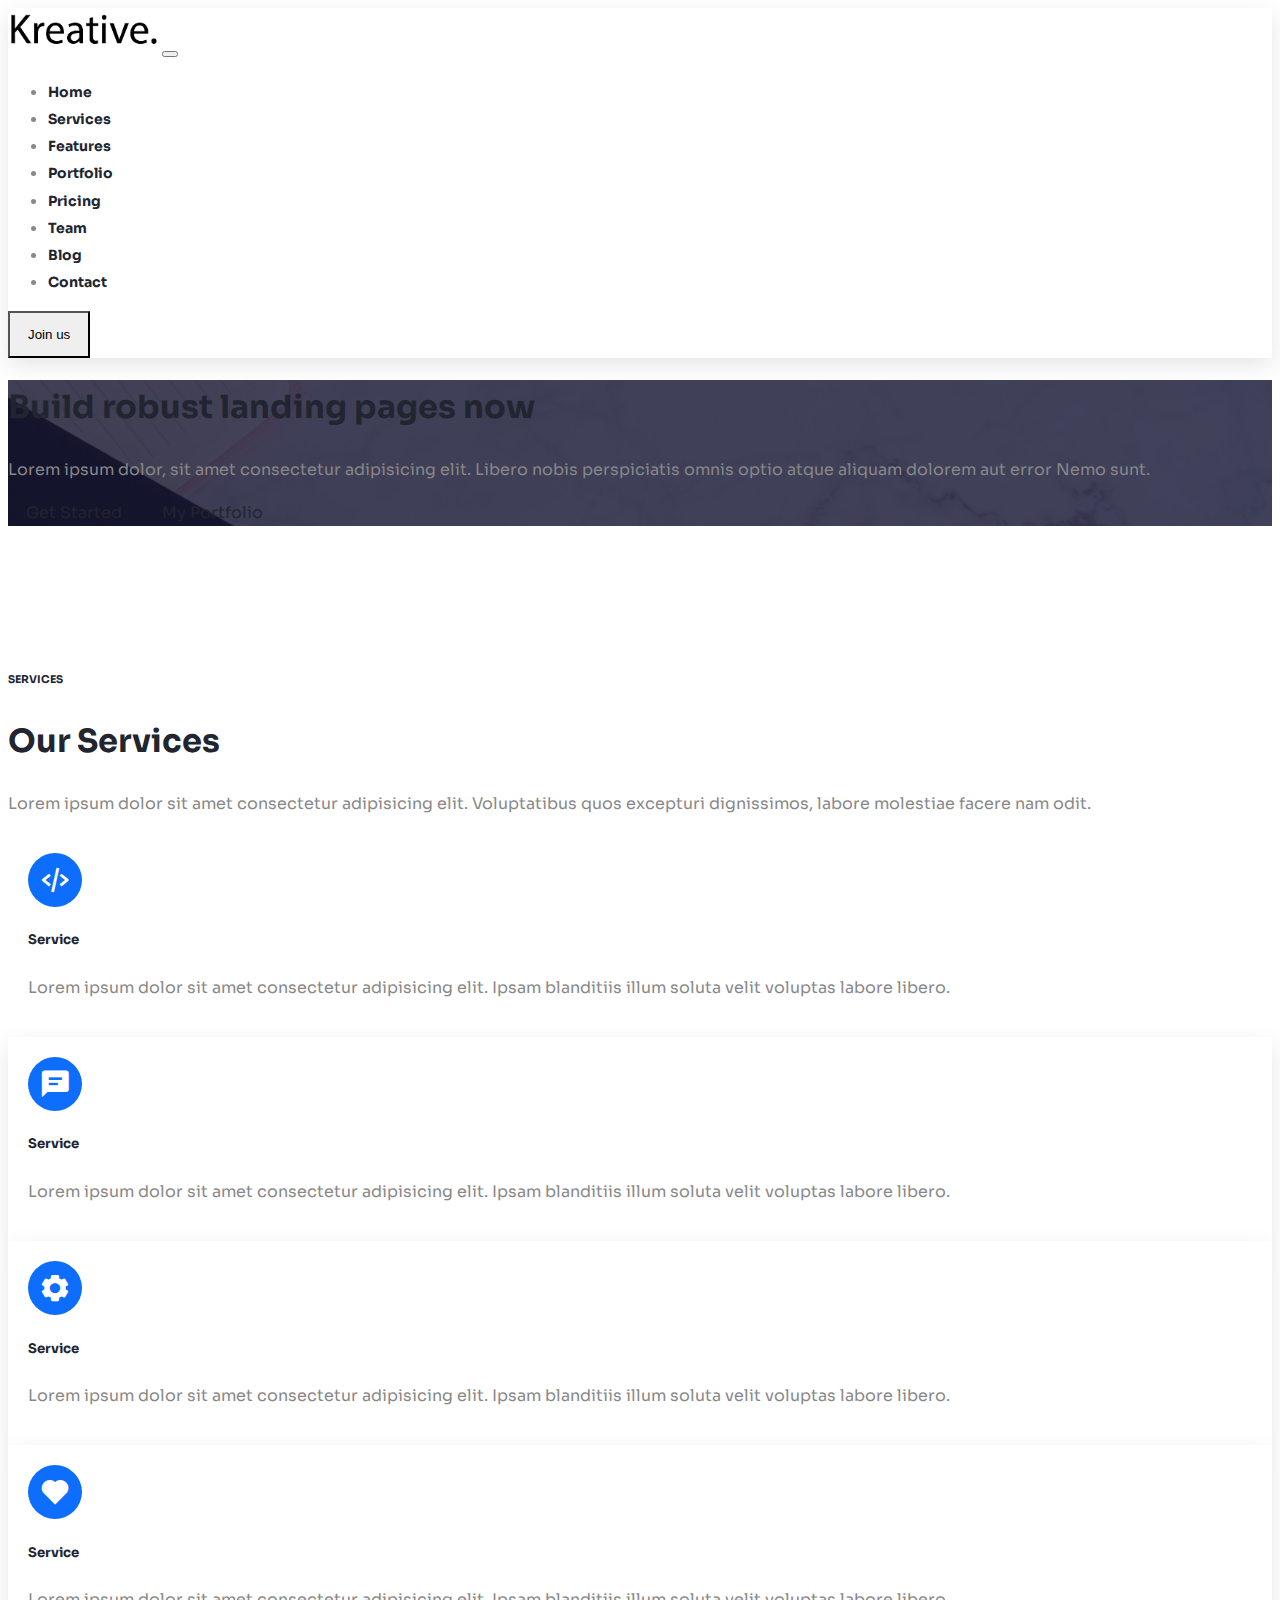
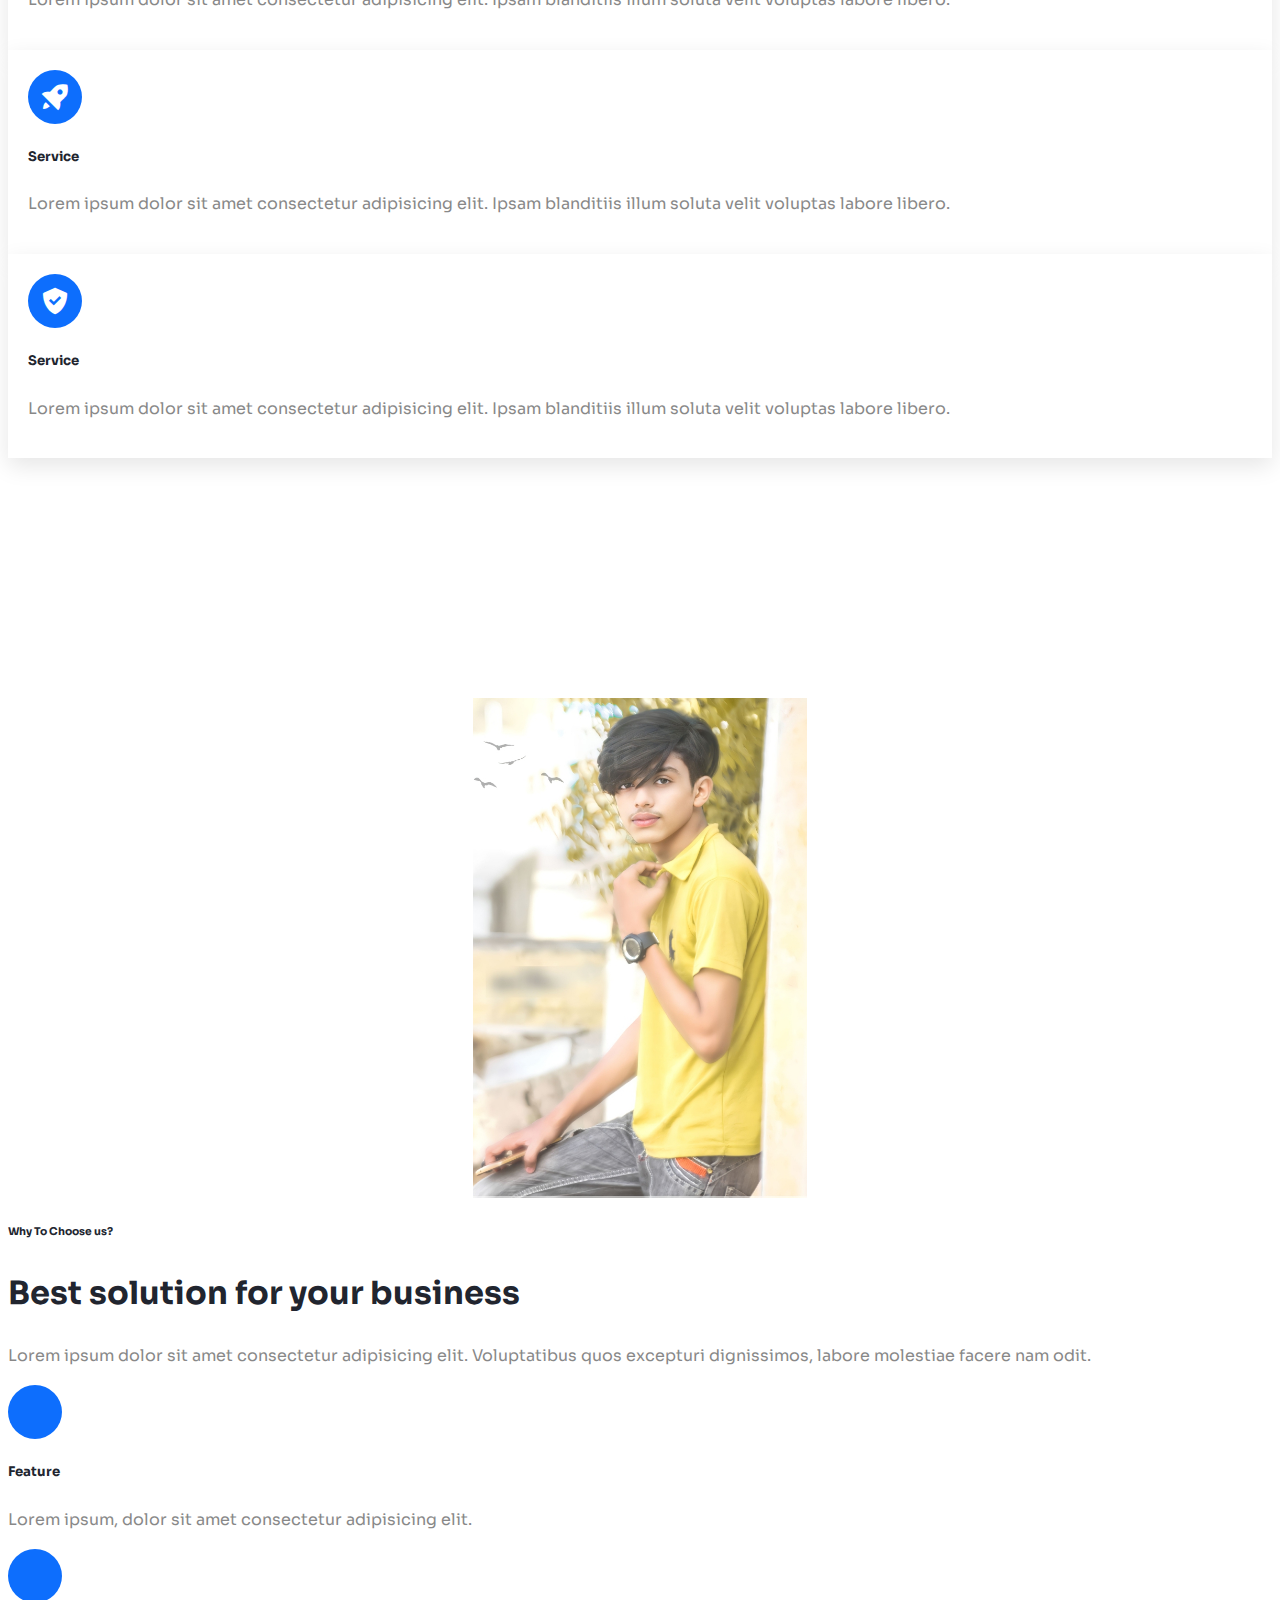
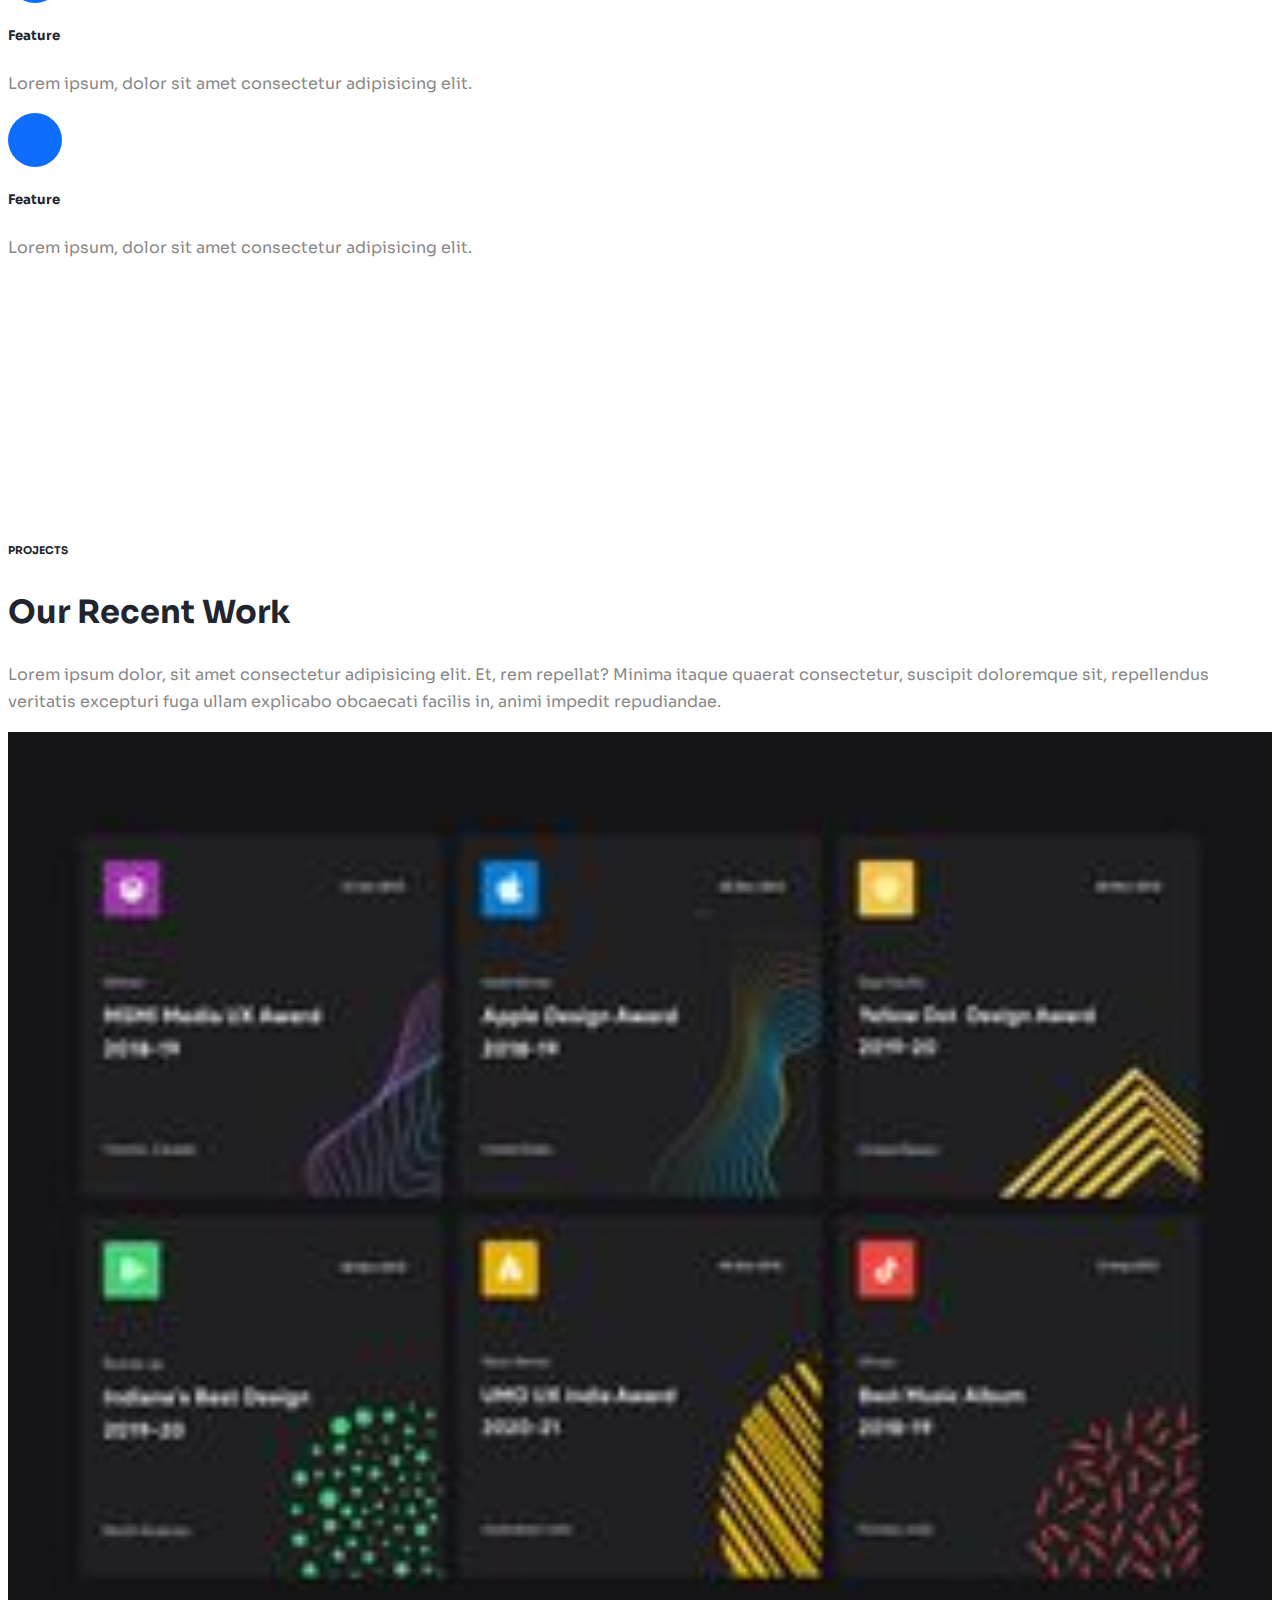
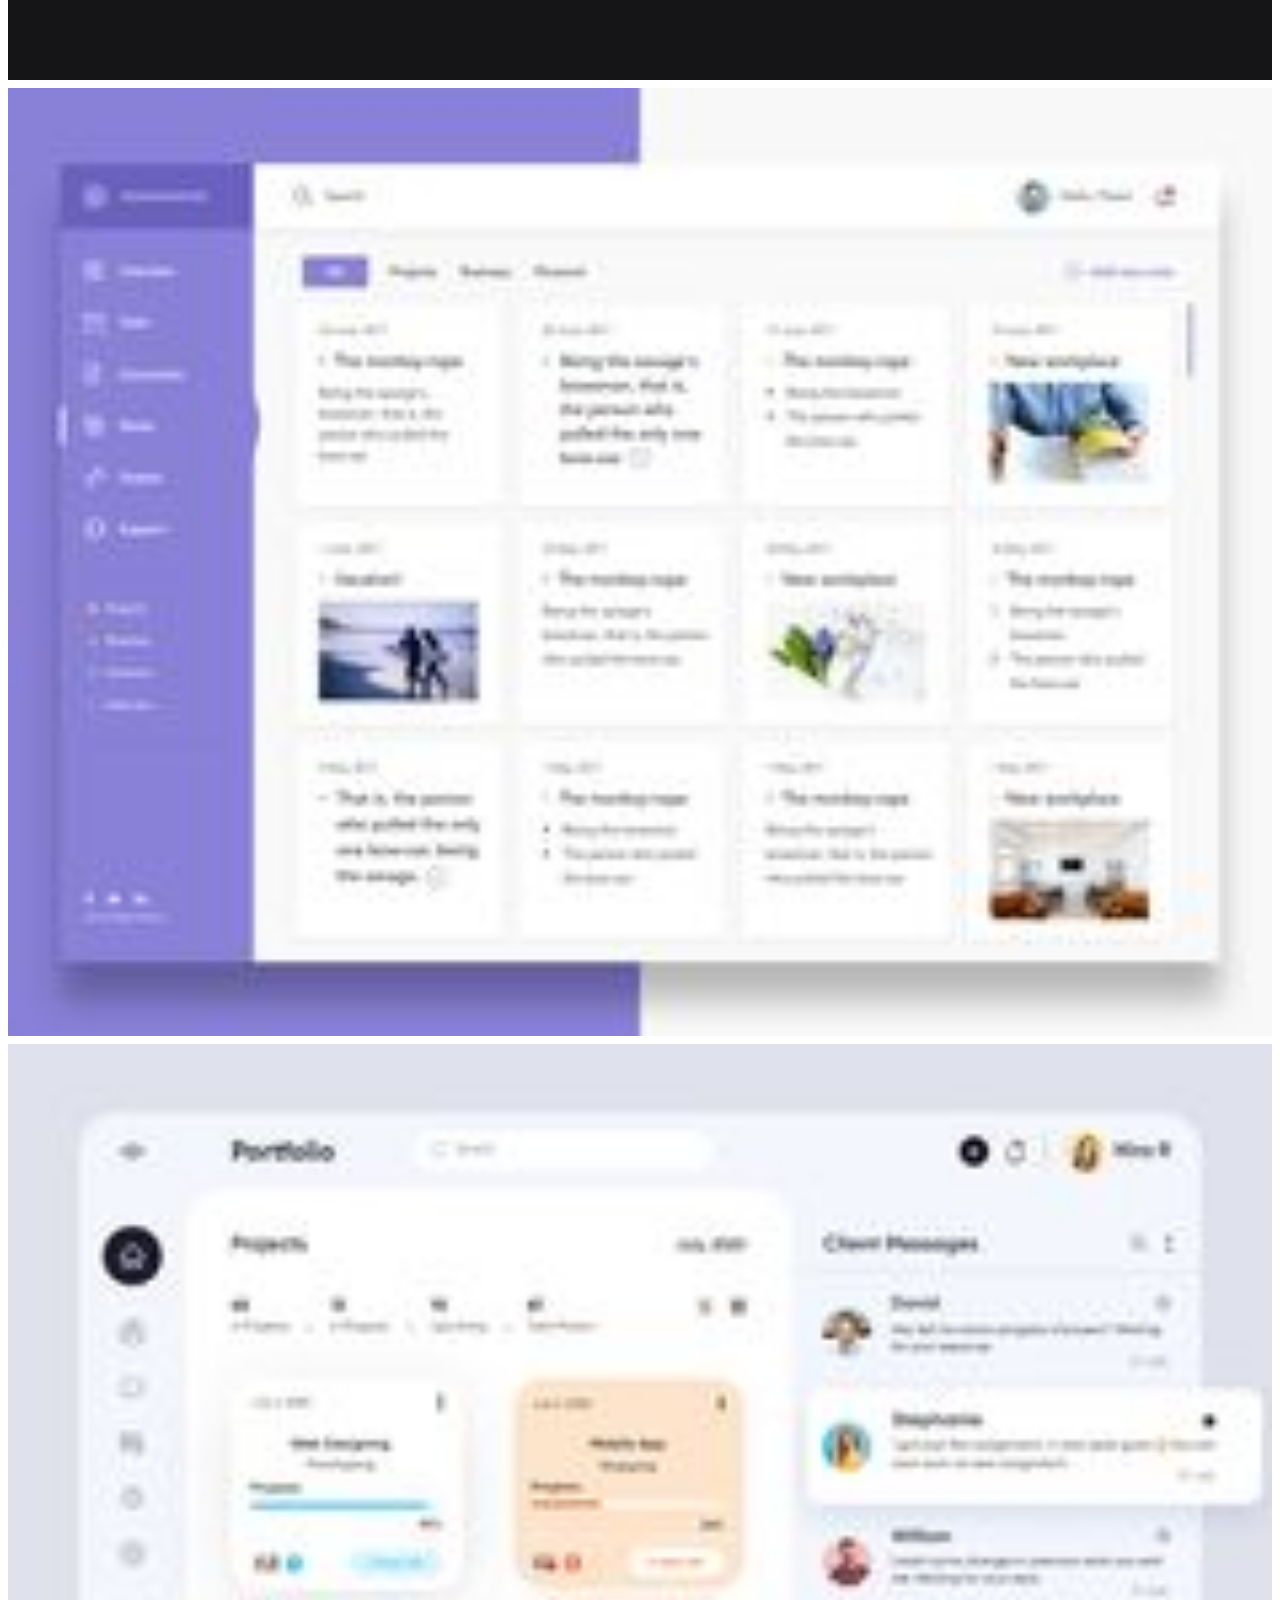
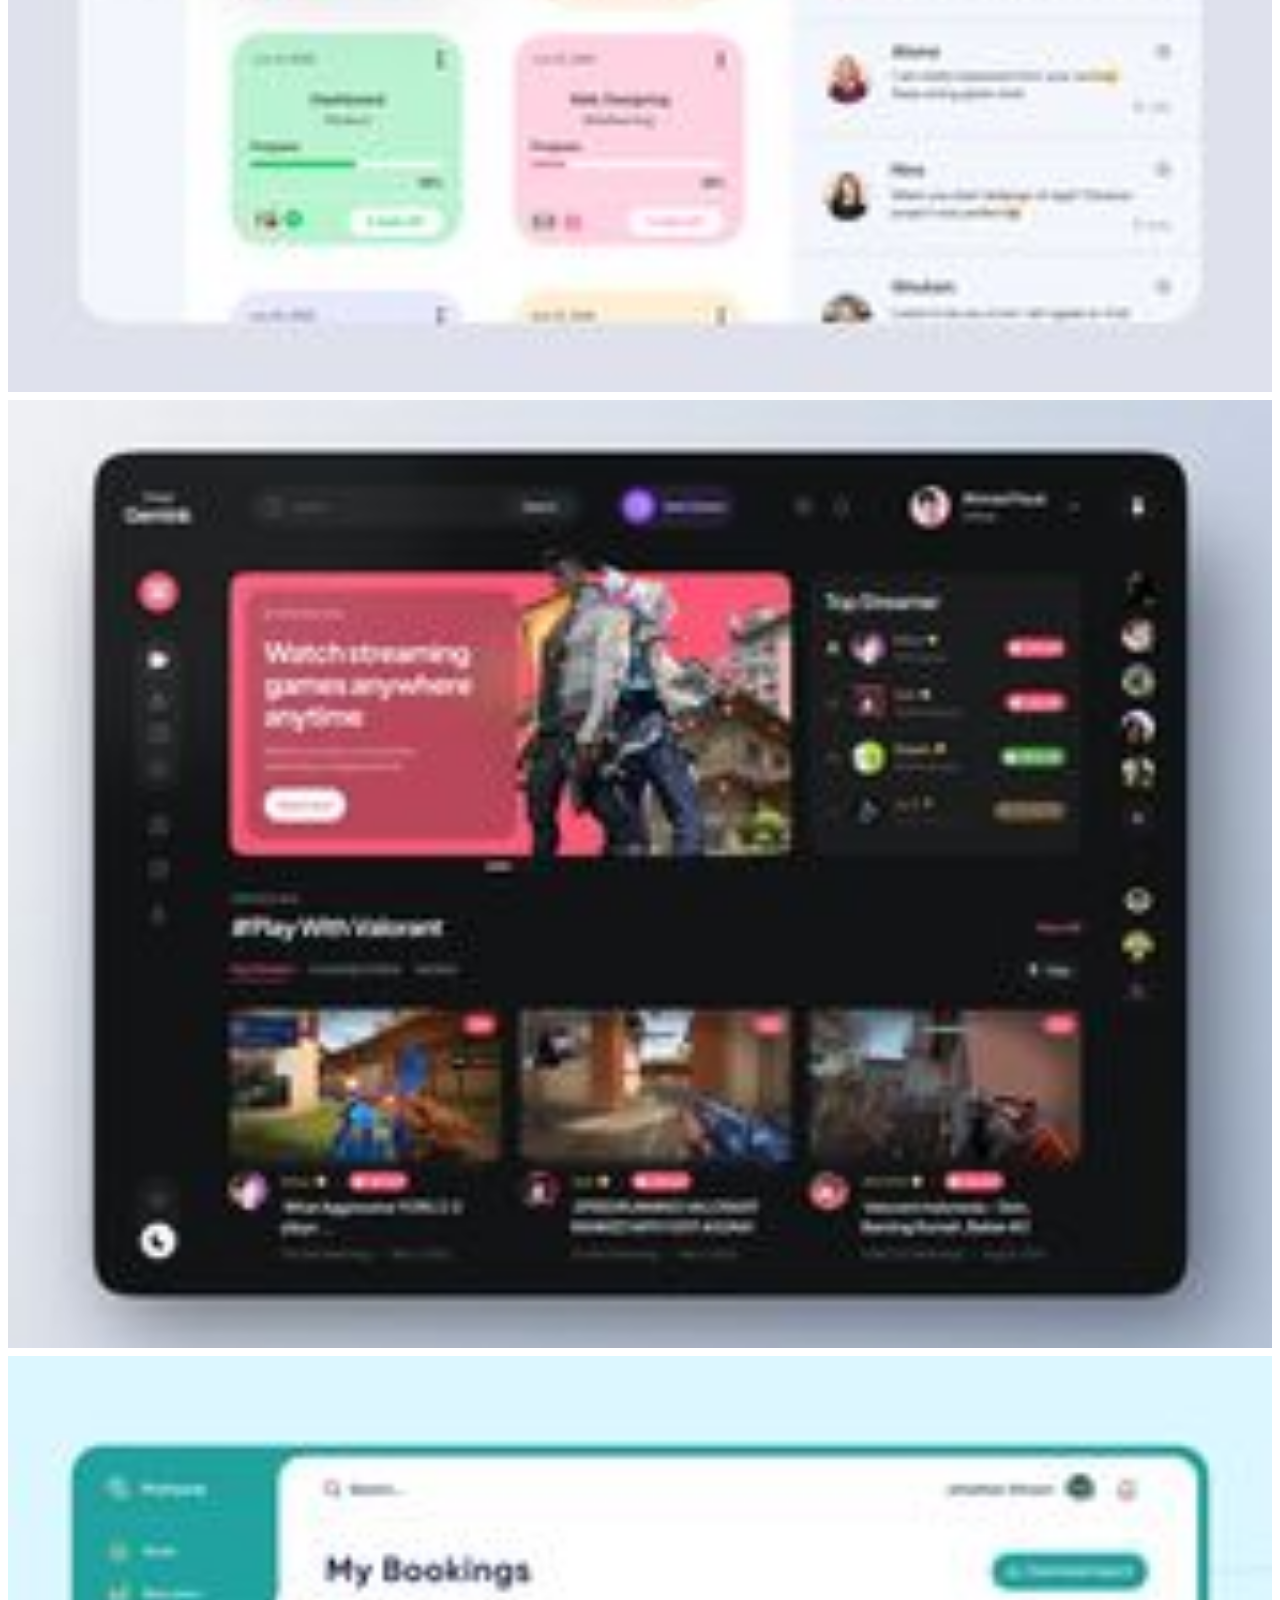
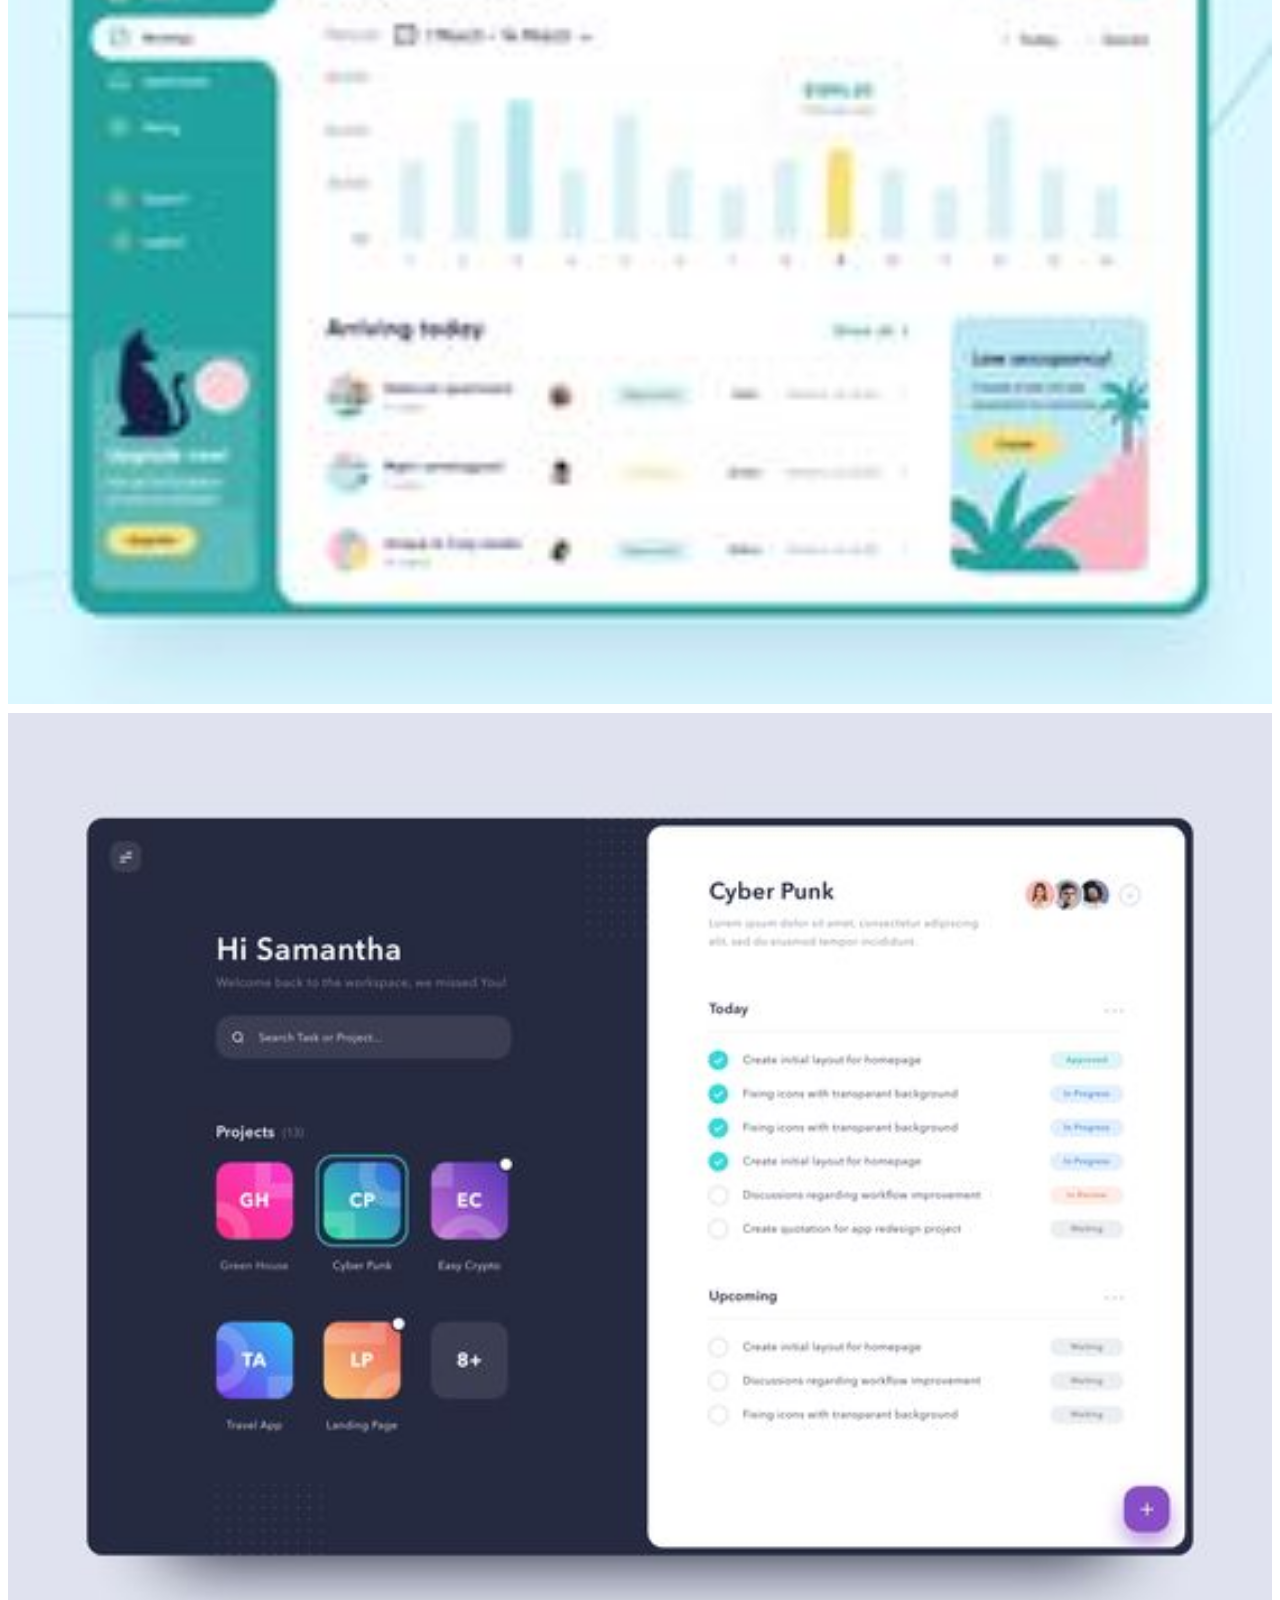
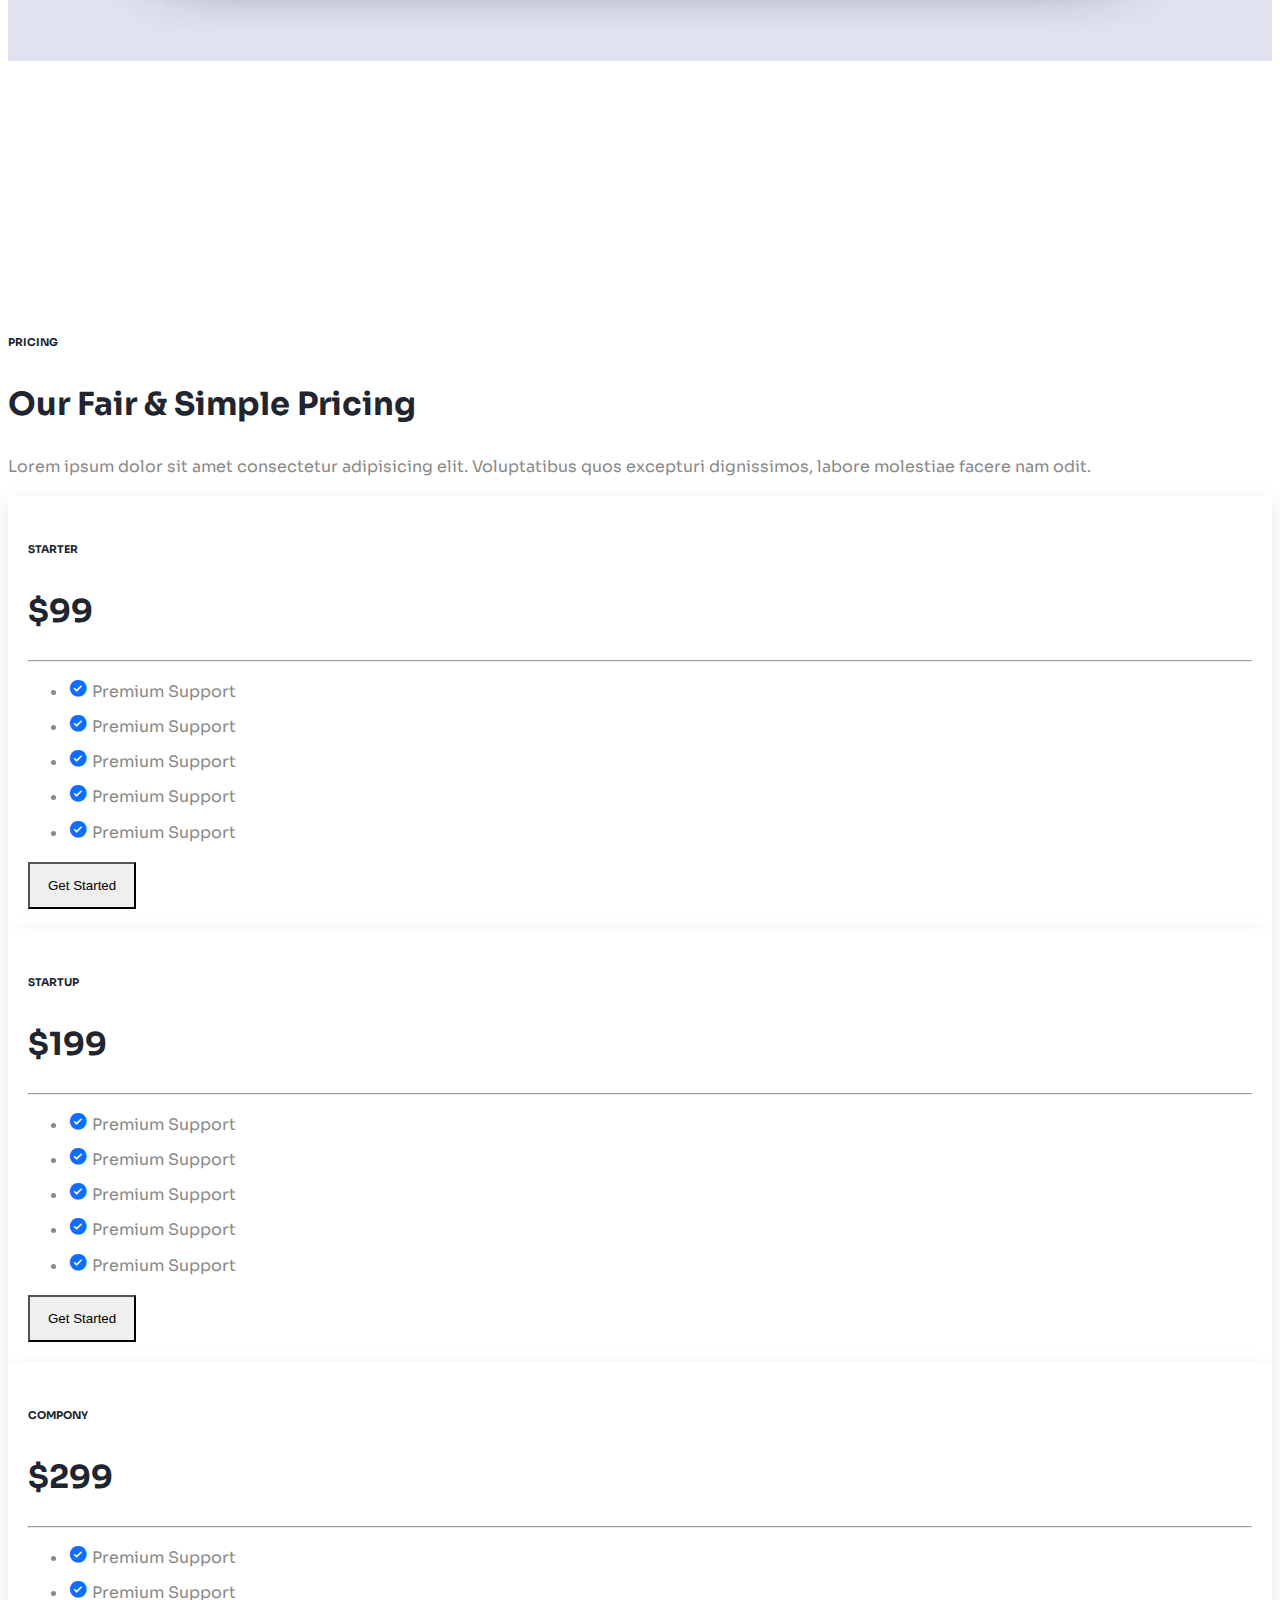
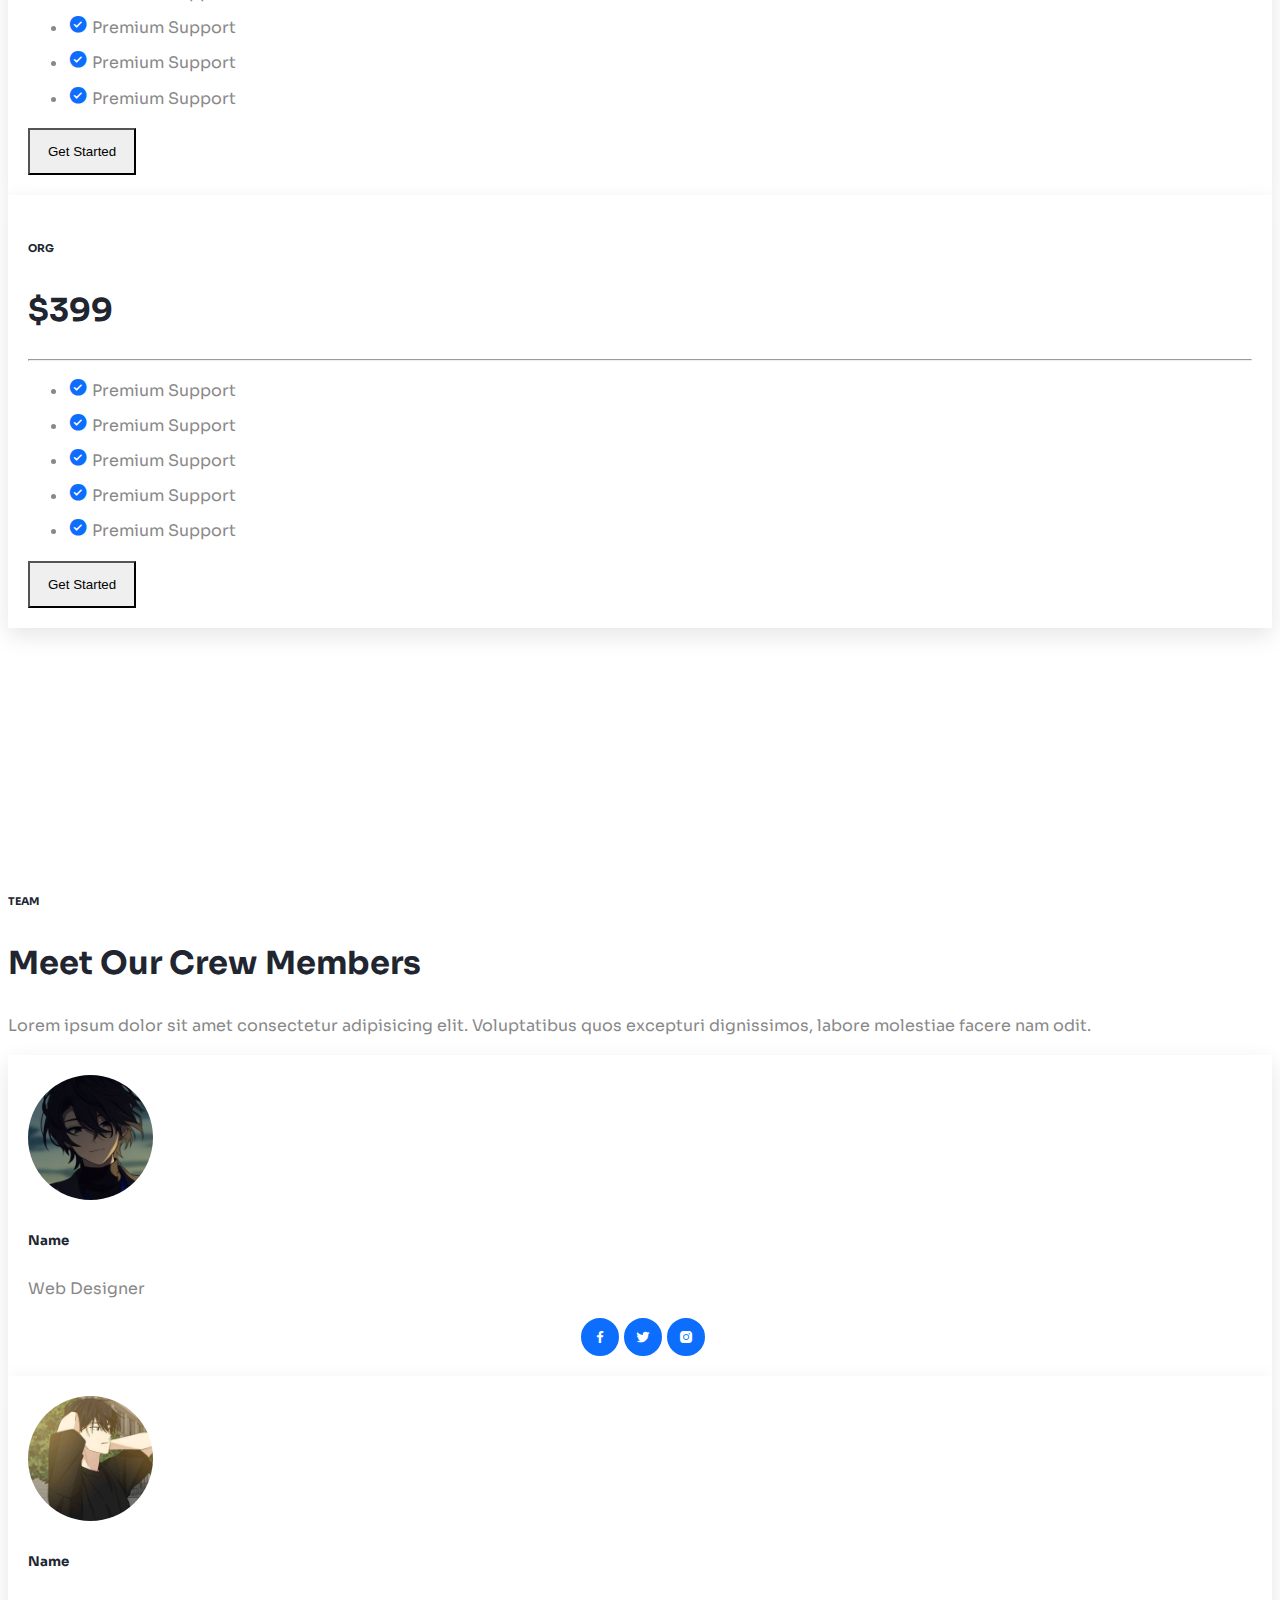
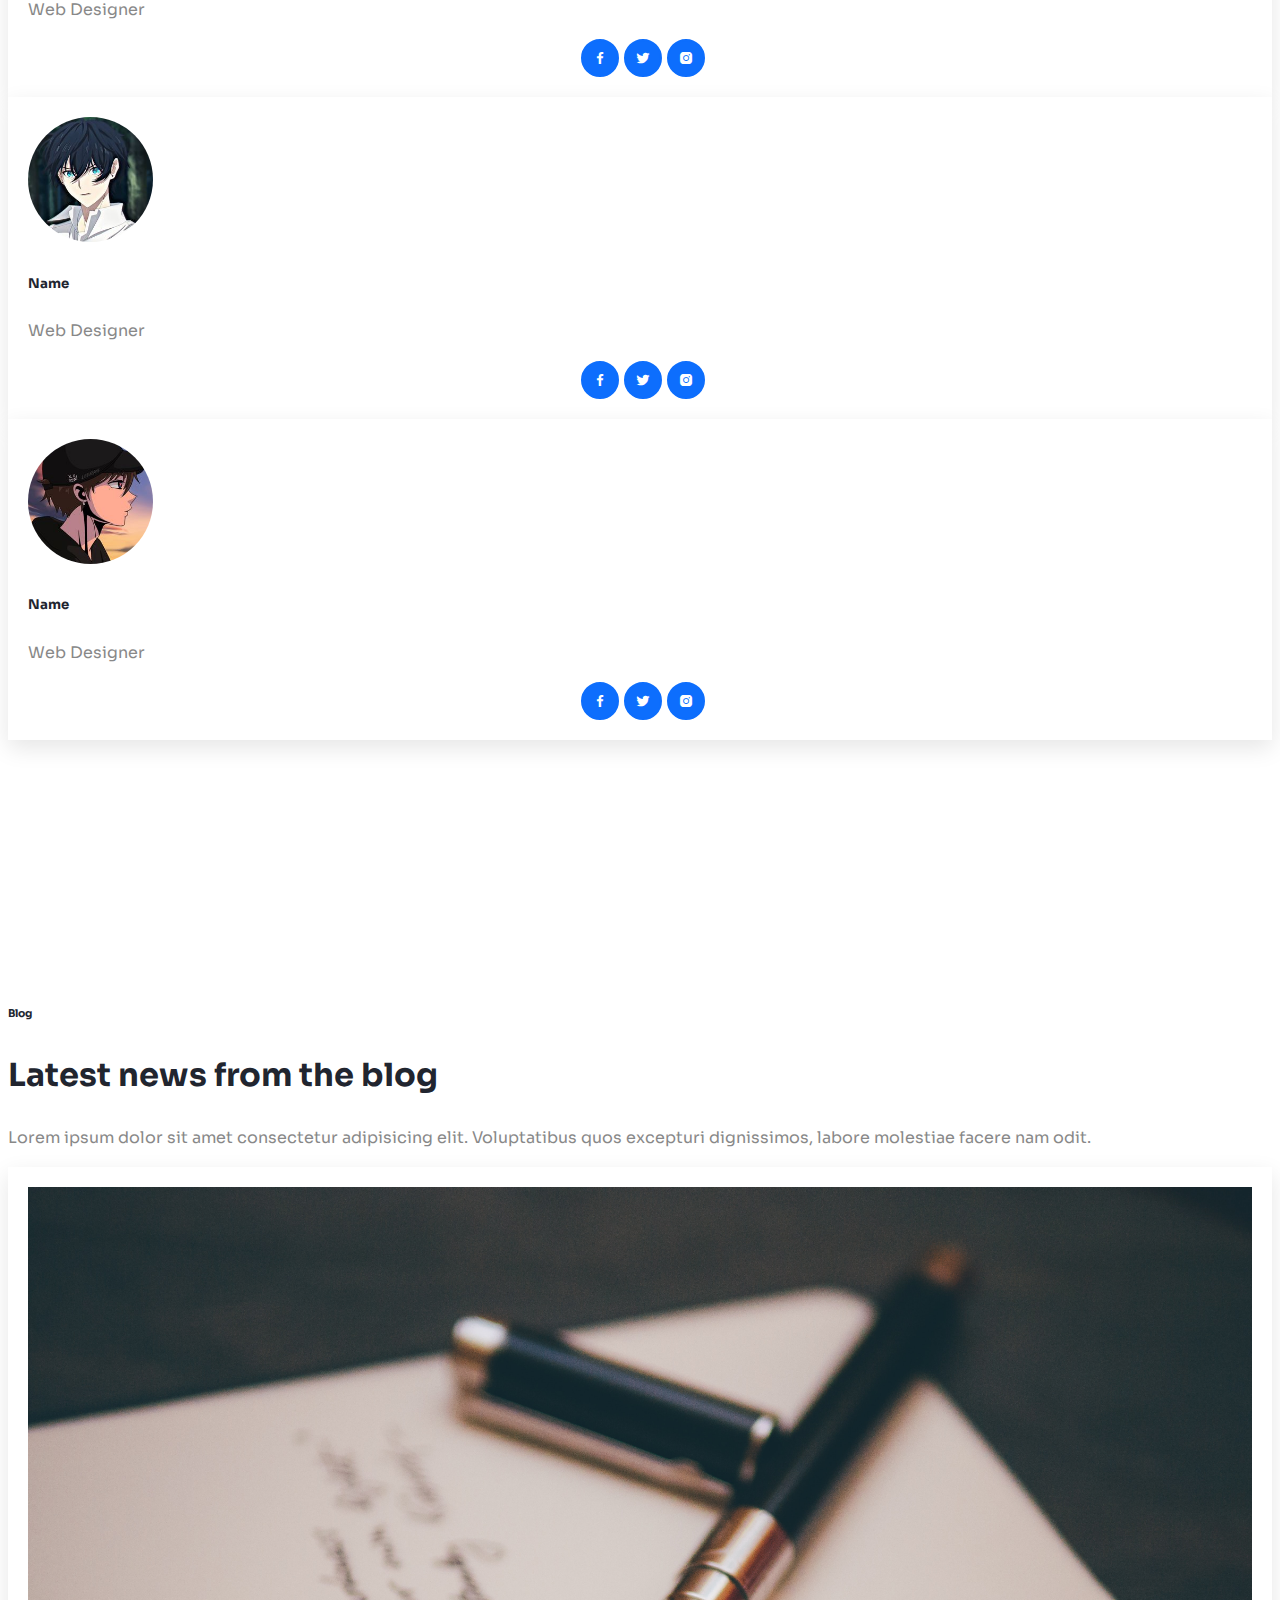
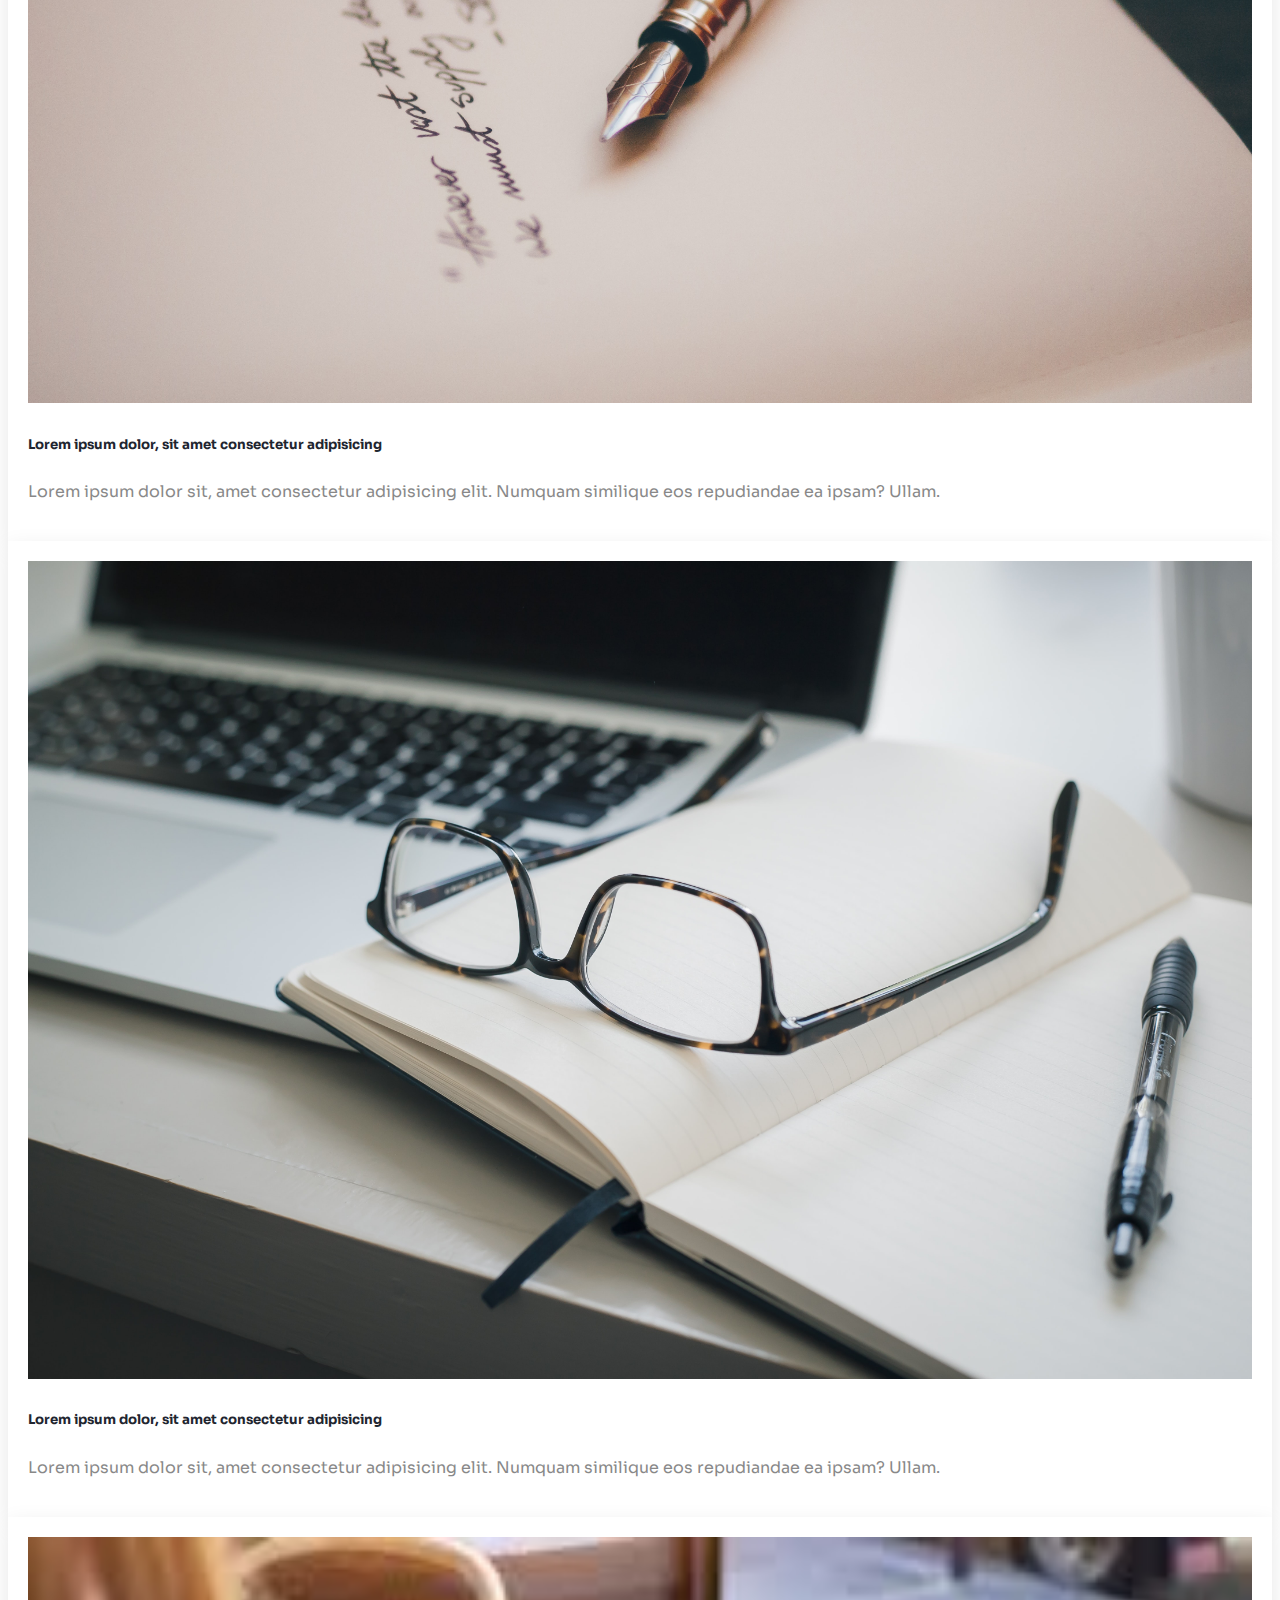
<file: Html-2landingpage-template/index.html>
<!doctype html>
<html lang="en">
  <head>
    <!-- Required meta tags -->
    <meta charset="utf-8">
    <meta name="viewport" content="width=device-width, initial-scale=1">

    <!-- Bootstrap CSS -->
    <link href='https://unpkg.com/boxicons@2.1.4/css/boxicons.min.css' rel='stylesheet'>
    <link href="https://cdn.jsdelivr.net/npm/bootstrap@5.1.3/dist/css/bootstrap.min.css" rel="stylesheet" integrity="sha384-1BmE4kWBq78iYhFldvKuhfTAU6auU8tT94WrHftjDbrCEXSU1oBoqyl2QvZ6jIW3" crossorigin="anonymous">

    <title>Kreative</title>

<style>

@import url('https://fonts.googleapis.com/css2?family=Sora:wght@700&display=swap');

:root{
  --primary:#0d6efd;
  --dark: #21252f;
  --body: #888;
  --box-shadow: 0 8px 22px rgba(0,0,0,0.1);
}

body{
  font-family: Sora, "sans-serif";
  line-height: 1.7;
  color: var(--body);
}

h1,h2,h3,h4,h5,h6,
.display{
  color: var(--dark);
  font-weight: 700;
}

a{
  color: var(--dark);
  text-decoration: none;
}

img{
  width: 100%;
}

.navbar{
  box-shadow: var(--box-shadow);
}

.logo{
  width: 150px;
}

.navbar .nav-link{
  font-size: 14px;
  font-weight: 700;
}

.btn{
  padding: 14px 18px;
  border-width: 2px;
  border-radius: 0;
}

.hero{
  background-image: url(imgs/cover.jpg);
  background-size: cover;
  background-position: center;
  background-attachment: fixed;
  position: relative;
  z-index: 2;
}

.hero::after{
  content: "";
  width: 100%;
  height: 100%;
  position: absolute;
  top: 0;
  left: 0;
  background-color: rgba(20, 20, 51, 0.8);
  z-index: -1;
}

section{
  padding-top: 120px;
  padding-bottom: 120px;
}

.card-effect{
  box-shadow: var(--box-shadow);
  background-color: #fff;
  padding: 20px;
  transition: all 0.35s ease;
}

.card-effect:hover{
  box-shadow: none;
  transform: translateY(5px);
}

.iconbox{
  width: 54px;
  height: 54px;
  display: flex;
  align-items: center;
  justify-content: center;
  background-color: var(--primary);
  color: #fff;
  font-size: 32px;
  border-radius: 100px;
  flex: none;
}

.service{
  position: relative;
  z-index: 2;
  overflow: hidden;
}

.service::after{
  content: '';
  width: 100%;
  height: 100%;
  position: absolute;
  top: -100%;
  left: 0;
  background-color: var(--primary);
  z-index: -1;
  opacity: 0;
  transition: all 0.4s ease;
}

.service:hover .iconbox{
  background-color: var(--primary);
  color: #fff;
}


.service:hover h5,
.service:hover p{
  color: #fff;
}

.service:hover::after{
  opacity: 1;
  top: 0;
}

.col-img{
  background-image: url(imgs/picme.jpg);
  background-size: contain;
  background-repeat: no-repeat;
  background-position: center;
  min-height: 500px;
}

.project
    {
        position: relative;
        overflow: hidden;
    }
    .project .overlay 
    {
        position: absolute;
        top: 0;
        left: 0;
        width: 100%;
        height: 100%;
        background-color: rgba(21,20 ,51 ,0.8);
        padding: 30px;
        display: flex;
        align-items: flex-end;
        transition: all 0.4s ease;
        opacity: 0;
    }
    .project img 
    {
        transition: all 0.4s ease;
    }
    .project:hover .overlay
    {
        opacity: 1;
    }
    .project:hover img
    {
        transform: scale(1.1);
    }

.pricing i{
  font-size: 20px;
  color: var(--primary);
}

.pricing ul li{
  margin-top: 8px;
}



.team-member img{
  width: 125px;
  height: 125px;
  border-radius: 100px;
}

.social-icons{
  display: flex;
  justify-content: center;
}

.social-icons a{
  width: 34px;
  height: 34px;
  background-color: var(--primary);
  border: 2px solid var(--primary);
  color: #fff;
  display: flex;
  justify-content: center;
  align-items: center;
  border-radius: 100px;
  margin-left: 5px;
  transition: all 0.4s ease;
}

.social-icons a:hover{
  color: var(--primary);
  background-color: transparent;
  border-color: var(--primary);
}

form input.form-control{
  height: 56px;
}

form .form-control{
  border: transparent;
  border-radius: 0;
  background-color: rgba(0,0,0,0.02);
}

.footer-top{
  padding-bottom: 90px;
  padding: 90px;
  background-color: var(--dark);
}

.footer-top a{
  color: var(--body);
}

.footer-top a:hover{
  color: #fff;
}

.footer-bottom{
  background-color: #242933;
}




</style>


  </head>
  <body>

    <!-- NAVBAR -->
    <nav class="navbar navbar-expand-lg py-3 sticky-top navbar-light bg-white">
        <div class="container">
          <a class="navbar-brand " href="#"><img src="imgs/logo.png" class="logo"></a>
          <button class="navbar-toggler" type="button" data-bs-toggle="collapse" data-bs-target="#navbarNav" aria-controls="navbarNav" aria-expanded="false" aria-label="Toggle navigation">
            <span class="navbar-toggler-icon"></span>
          </button>
          <div class="collapse navbar-collapse" id="navbarNav">
            <ul class="navbar-nav ms-auto">
              <li class="nav-item">
                <a class="nav-link active" aria-current="page" href="#home">Home</a>
              </li>
              <li class="nav-item">
                <a class="nav-link" href="#services">Services</a>
              </li>
              <li class="nav-item">
                <a class="nav-link" href="#feature">Features</a>
              </li>
              <li class="nav-item">
                <a class="nav-link" href="#portfolio">Portfolio</a>
              </li>
              <li class="nav-item">
                <a class="nav-link" href="#pricing">Pricing</a>
              </li>
              <li class="nav-item">
                <a class="nav-link" href="#Team">Team</a>
              </li>
              <li class="nav-item">
                <a class="nav-link" href="#Blog">Blog</a>
              </li>
              <li class="nav-item">
                <a class="nav-link" href="#contact">Contact</a>
              </li>
              
            </ul>
            <button class="btn btn-primary ms-lg-3">Join us</button>
          </div>
        </div>
      </nav>  
      <!-- //NAVBAR -->


      <!-- HERO -->
      <div class="hero vh-100 d-flex align-items-center" id="home">
        <div class="container">
            <div class="row">
                <div class="col-lg-7 mx-auto text-center">
                    <h1 class="display-4 text-white">Build robust landing pages now</h1>
                    <p class="text-white my-3">Lorem ipsum dolor, sit amet consectetur adipisicing elit. 
                    Libero nobis perspiciatis omnis optio atque aliquam dolorem 
                    aut error Nemo sunt.</p>
                    <a href="#" class="btn me-2 btn-primary">Get Started</a>
                    <a href="#" class="btn btn-outline-light">My Portfolio</a>
                </div>
            </div>
        </div>
      </div>
      <!-- HERO END -->

      <!-- SERVICES -->
      <section  id="services">
        <div class="container">
          <div class="row mb-5">
            <div class="col-md-8 mx-auto text-center">
              <h6 class="text-primary">SERVICES</h6>
              <h1>Our Services</h1>
              <p>Lorem ipsum dolor sit amet consectetur adipisicing elit. Voluptatibus quos excepturi dignissimos, labore molestiae facere nam odit.</p>
            </div>
          </div>
          <div class="row g-4">
            <div class="col-lg-4 col-sm-6 service">
              <div class="service card-effect">
                <div class="iconbox">
                  <i class='bx bx-code-alt'></i>
                </div>
                <h5 class="mt-4 mb-2">Service</h5>
                <p>Lorem ipsum dolor sit amet consectetur adipisicing elit. Ipsam blanditiis illum soluta velit voluptas labore libero.</p>
              </div>
            </div>
            <div class="col-lg-4 col-sm-6">
              <div class="service card-effect">
                <div class="iconbox">
                  <i class='bx bxs-comment-detail'></i>
                </div>
                <h5 class="mt-4 mb-2">Service</h5>
                <p>Lorem ipsum dolor sit amet consectetur adipisicing elit. Ipsam blanditiis illum soluta velit voluptas labore libero.</p>
              </div>
            </div>
            <div class="col-lg-4 col-sm-6">
              <div class="service card-effect">
                <div class="iconbox">
                  <i class='bx bxs-cog'></i>
                </div>
                <h5 class="mt-4 mb-2">Service</h5>
                <p>Lorem ipsum dolor sit amet consectetur adipisicing elit. Ipsam blanditiis illum soluta velit voluptas labore libero.</p>
              </div>
            </div>
            <div class="col-lg-4 col-sm-6">
              <div class="service card-effect">
                <div class="iconbox">
                  <i class='bx bxs-heart'></i>
                </div>
                <h5 class="mt-4 mb-2">Service</h5>
                <p>Lorem ipsum dolor sit amet consectetur adipisicing elit. Ipsam blanditiis illum soluta velit voluptas labore libero.</p>
              </div>
            </div>
            <div class="col-lg-4 col-sm-6">
              <div class="service card-effect">
                <div class="iconbox">
                  <i class='bx bxs-rocket'></i>
                </div>
                <h5 class="mt-4 mb-2">Service</h5>
                <p>Lorem ipsum dolor sit amet consectetur adipisicing elit. Ipsam blanditiis illum soluta velit voluptas labore libero.</p>
              </div>
            </div>
            <div class="col-lg-4 col-sm-6">
              <div class="service card-effect">
                <div class="iconbox">
                  <i class='bx bxs-check-shield'></i>
                </div>
                <h5 class="mt-4 mb-2">Service</h5>
                <p>Lorem ipsum dolor sit amet consectetur adipisicing elit. Ipsam blanditiis illum soluta velit voluptas labore libero.</p>
              </div>
            </div>
          </div>
        </div>
      </section><!-- SERVICES END -->

      <!-- FEATURE -->
      <section class="row w-100 py-0 bg-light" id="feature">
        <div class="col-lg-6 col-img"></div>
        <div class="col-lg-6">
          <div class="container">
            <div class="row">
              <div class="col-md-10 offset-md-1">
                <h6 class="text-primary">Why To Choose us?</h6>
              <h1>Best solution for your business</h1>
              <p>Lorem ipsum dolor sit amet consectetur adipisicing elit. Voluptatibus quos excepturi dignissimos, labore molestiae facere nam odit.</p>
              
              <div class="feature d-flex">
                <div class="iconbox me-3">
                  <i class='fa-sharp fa-solid fa-pen-nib'></i>
                </div>
                <div>
                  <h5>Feature</h5>
                  <p>Lorem ipsum, dolor sit amet consectetur adipisicing elit.</p>
                </div>
              </div>
              <div class="feature d-flex">
                <div class="iconbox me-3">
                  <i class='fa-solid fa-laptop'></i>
                </div>
                <div>
                  <h5>Feature</h5>
                  <p>Lorem ipsum, dolor sit amet consectetur adipisicing elit.</p>
                </div>
              </div>
              <div class="feature d-flex">
                <div class="iconbox me-3">
                  <i class='fa-brands fa-wordpress'></i>
                </div>
                <div>
                  <h5>Feature</h5>
                  <p>Lorem ipsum, dolor sit amet consectetur adipisicing elit.</p>
                </div>
              </div>
            

            </div>
            </div>
          </div>
        </div>
      </section>
      <!-- FEATURE END -->

      <!-- PROJECTS -->
      <section id="portfolio" >
        <div class="container-fluid">
            <div class="row mb-5">
                <div class="col-md-8 mx-auto text-center project">
                    <h6 class="text-primary">PROJECTS</h6>
                    <h1>Our Recent Work</h1>
                    <p>Lorem ipsum dolor, sit amet consectetur adipisicing elit. Et, rem repellat? Minima itaque quaerat consectetur, suscipit doloremque sit, repellendus veritatis excepturi fuga ullam explicabo obcaecati facilis in, animi impedit repudiandae.</p>
                </div>
            </div> 
            <div class="row g-3">
                <div class="col-lg-4 col-sm-6">
                    <div class="project">
                        <img src="imgs/pro11.jpg" alt="">
                        <div class="overlay">
                            <div>
                                <h4 class="text-white">Project Title</h4>
                                <h6 class="text-white">Website Design</h6>
                            </div>
                        </div>
                    </div>
                </div>
                <div class="col-lg-4 col-sm-6">
                    <div class="project">
                        <img src="imgs/pro2.jpg" alt="">
                        <div class="overlay">
                            <div>
                                <h4 class="text-white">Project Title</h4>
                                <h6 class="text-white">Website Design</h6>
                            </div>
                        </div>
                    </div>
                </div>
                <div class="col-lg-4 col-sm-6">
                    <div class="project">
                        <img src="imgs/pro3.jpg" alt="">
                        <div class="overlay">
                            <div>
                                <h4 class="text-white">Project Title</h4>
                                <h6 class="text-white">Website Design</h6>
                            </div>
                        </div>
                    </div>
                </div>
                <div class="col-lg-4 col-sm-6">
                    <div class="project">
                        <img src="imgs/pro4.jpg" alt="">
                        <div class="overlay">
                            <div>
                                <h4 class="text-white">Project Title</h4>
                                <h6 class="text-white">Website Design</h6>
                            </div>
                        </div>
                    </div>
                </div>
                <div class="col-lg-4 col-sm-6">
                    <div class="project">
                        <img src="imgs/pro5.jpg" alt="">
                        <div class="overlay">
                            <div>
                                <h4 class="text-white">Project Title</h4>
                                <h6 class="text-white">Website Design</h6>
                            </div>
                        </div>
                    </div>
                </div>
                <div class="col-lg-4 col-sm-6">
                    <div class="project">
                        <img src="imgs/pro6.jpg" alt="">
                        <div class="overlay">
                            <div>
                                <h4 class="text-white">Project Title</h4>
                                <h6 class="text-white">Website Design</h6>
                            </div>
                        </div>
                    </div>
                </div>
            </div>
        </div>
      </section>
    <!-- PROJECT ENDS-->

      <!-- PRICING -->
      <section id="pricing" class="bg-light">
        <div class="container">
          <div class="row mb-5 g-4">
            <div class="col-md-8 mx-auto text-center">
              <h6 class="text-primary">PRICING</h6>
              <h1>Our Fair & Simple Pricing</h1>
              <p>Lorem ipsum dolor sit amet consectetur adipisicing elit. Voluptatibus quos excepturi dignissimos, labore molestiae facere nam odit.</p>
            </div>
          </div>
          <div class="row g-4">
            <div class="col-lg-3 col-sm-6 text-center">
              <div class="pricing card-effect">
                <h6>STARTER</h6>
                <h1>$99</h1>
                <hr>
                <ul class="list-unstyled">
                  <li><i class='bx bxs-check-circle'></i>
                  Premium Support</li>
                  <li><i class='bx bxs-check-circle'></i>
                    Premium Support</li>
                  <li><i class='bx bxs-check-circle'></i>
                    Premium Support</li>
                  <li><i class='bx bxs-check-circle'></i>
                     Premium Support</li>
                  <li><i class='bx bxs-check-circle'></i>
                   Premium Support</li>
                </ul>
                <button class="btn btn-primary">Get Started</button>
              </div>
            </div>
            <div class="col-lg-3 col-sm-6 text-center">
              <div class="pricing card-effect">
                <h6>STARTUP</h6>
                <h1>$199</h1>
                <hr>
                <ul class="list-unstyled">
                  <li><i class='bx bxs-check-circle'></i>
                  Premium Support</li>
                  <li><i class='bx bxs-check-circle'></i>
                    Premium Support</li>
                  <li><i class='bx bxs-check-circle'></i>
                    Premium Support</li>
                  <li><i class='bx bxs-check-circle'></i>
                     Premium Support</li>
                  <li><i class='bx bxs-check-circle'></i>
                   Premium Support</li>
                </ul>
                <button class="btn btn-primary">Get Started</button>
              </div>
            </div>
            <div class="col-lg-3 col-sm-6 text-center">
              <div class="pricing card-effect">
                <h6>COMPONY</h6>
                <h1>$299</h1>
                <hr>
                <ul class="list-unstyled">
                  <li><i class='bx bxs-check-circle'></i>
                  Premium Support</li>
                  <li><i class='bx bxs-check-circle'></i>
                    Premium Support</li>
                  <li><i class='bx bxs-check-circle'></i>
                    Premium Support</li>
                  <li><i class='bx bxs-check-circle'></i>
                     Premium Support</li>
                  <li><i class='bx bxs-check-circle'></i>
                   Premium Support</li>
                </ul>
                <button class="btn btn-primary">Get Started</button>
              </div>
            </div>
            <div class="col-lg-3 col-sm-6">
              <div class="pricing card-effect text-center">
                <h6>ORG</h6>
                <h1>$399</h1>
                <hr>
                <ul class="list-unstyled">
                  <li><i class='bx bxs-check-circle'></i>
                  Premium Support</li>
                  <li><i class='bx bxs-check-circle'></i>
                    Premium Support</li>
                  <li><i class='bx bxs-check-circle'></i>
                    Premium Support</li>
                  <li><i class='bx bxs-check-circle'></i>
                     Premium Support</li>
                  <li><i class='bx bxs-check-circle'></i>
                   Premium Support</li>
                </ul>
                <button class="btn btn-primary">Get Started</button>
              </div>
            </div>
            </div>
          </div>
        
      </section><!-- PRICING END -->

      <!-- TEAM -->
      <section id="Team">
        <div class="container">
          <div class="row mb-5 ">
            <div class="col-md-8 mx-auto text-center">
              <h6 class="text-primary">TEAM</h6>
              <h1>Meet Our Crew Members</h1>
              <p>Lorem ipsum dolor sit amet consectetur adipisicing elit. Voluptatibus quos excepturi dignissimos, labore molestiae facere nam odit.</p>
            </div>
          </div>
          <div class="row text-center g-4">
            <div class="col-lg-3 col-sm-6">
              <div class="team-member card-effect">
                <img src="imgs/team01.jpg">
                <h5 class="mb-0 mt-4">Name</h5>
                <P>Web Designer</P>
                <div class="social-icons">
                  <a href="#"><i class='bx bxl-facebook'></i></a>
                  <a href="#"><i class='bx bxl-twitter'></i></a>
                  <a href="#"><i class='bx bxl-instagram-alt'></i></a>
                </div>
              </div>
            </div>
            <div class="col-lg-3 col-sm-6">
              <div class="team-member card-effect">
                <img src="imgs/team2.jpg">
                <h5 class="mb-0 mt-4">Name</h5>
                <P>Web Designer</P>
                <div class="social-icons">
                  <a href="#"><i class='bx bxl-facebook'></i></a>
                  <a href="#"><i class='bx bxl-twitter'></i></a>
                  <a href="#"><i class='bx bxl-instagram-alt'></i></a>
                </div>
              </div>
            </div>
            <div class="col-lg-3 col-sm-6">
              <div class="team-member card-effect">
                <img src="imgs/team3.jpg">
                <h5 class="mb-0 mt-4">Name</h5>
                <P>Web Designer</P>
                <div class="social-icons">
                  <a href="#"><i class='bx bxl-facebook'></i></a>
                  <a href="#"><i class='bx bxl-twitter'></i></a>
                  <a href="#"><i class='bx bxl-instagram-alt'></i></a>
                </div>
              </div>
            </div>
            <div class="col-lg-3 col-sm-6">
              <div class="team-member card-effect">
                <img src="imgs/team4.jpg">
                <h5 class="mb-0 mt-4">Name</h5>
                <P>Web Designer</P>
                <div class="social-icons">
                  <a href="#"><i class='bx bxl-facebook'></i></a>
                  <a href="#"><i class='bx bxl-twitter'></i></a>
                  <a href="#"><i class='bx bxl-instagram-alt'></i></a>
                </div>
              </div>
            </div>
          </div>
        </div>
        
      </section><!-- TEAM END -->


      <!-- BLOG -->
      <section id="Blog" class="bg-light">
        <div class="container">
          <div class="row mb-5">
            <div class="col-md-8 mx-auto text-center">
              <h6 class="text-primary">Blog</h6>
              <h1>Latest news from the blog</h1>
              <p>Lorem ipsum dolor sit amet consectetur adipisicing elit. Voluptatibus quos excepturi dignissimos, labore molestiae facere nam odit.</p>
            </div>
          </div>
            <div class="row g-4">
              <div class="col-md-4">
                <div class="blog-post card-effect">
                  <img src="imgs/b1.jpg">
                  <h5><a class="mt-4" href="#">Lorem ipsum dolor, sit amet consectetur adipisicing</a></h5>
                  <p>Lorem ipsum dolor sit, amet consectetur adipisicing elit. Numquam similique eos repudiandae ea ipsam? Ullam.</p>
                </div>
              </div>
              <div class="col-md-4">
                <div class="blog-post card-effect">
                  <img src="imgs/b2.jpg">
                  <h5><a class="mt-4" href="#">Lorem ipsum dolor, sit amet consectetur adipisicing</a></h5>
                  <p>Lorem ipsum dolor sit, amet consectetur adipisicing elit. Numquam similique eos repudiandae ea ipsam? Ullam.</p>
                </div>
              </div>
              <div class="col-md-4">
                <div class="blog-post card-effect">
                  <img src="imgs/b3.jpg">
                  <h5><a class="mt-4" href="#">Lorem ipsum dolor, sit amet consectetur adipisicing</a></h5>
                  <p>Lorem ipsum dolor sit, amet consectetur adipisicing elit. Numquam similique eos repudiandae ea ipsam? Ullam.</p>
                </div>
              </div>
            </div>
        </div>
        
      </section><!-- BLOG END -->


      <!-- CONTACT -->
      <section id="contact">
        <div class="container">
          <div class="row mb-5">
            <div class="col-md-8 mx-auto text-center">
              <h6 class="text-primary">CONTACT</h6>
              <h1>Get In Touch</h1>
              <p>Lorem ipsum dolor sit amet consectetur adipisicing elit. Voluptatibus quos excepturi dignissimos, labore molestiae facere nam odit.</p>
            </div>
          </div>
            <form class="row g-3 justify-content-center">
              <div class="col-md-5">
                <input type="text" class="form-control" placeholder="Full Name">
              </div>
              <div class="col-md-5">
                <input type="email" class="form-control" placeholder="Enter E-mail">
              </div>
              <div class="col-md-10">
                <input type="text" class="form-control" placeholder="Enter Subject">
              </div>
              <div class="col-md-10">
                <textarea  name="" id="" cols="30" rows="5" class="form-control w-100" placeholder="Enter Message"></textarea>
              </div>
              <div class="col-md-10 d-grid">
                <button class="btn btn-primary">Contact</button>
              </div>
            </form>
        </div>  
      </section>
      <!-- CONTACT END -->

      <footer>
        <div class="footer-top">
          <div class="container">
            <div class="row gy-4">
              <div class="col-md-4">
                  <img src="imgs/logowhite.png" class="logo">
              </div>
              <div class="col-md-2">
                <h5 class="text-white">Brand</h5>
                <ul class="list-unstyled">
                  <li><a href="#">About</a></li>
                  <li><a href="#">Career</a></li>
                  <li><a href="#">Features</a></li>
                  <li><a href="#">Pricing</a></li>
                </ul>
              </div>
              <div class="col-md-2">
                <h5 class="text-white">More</h5>
                <ul class="list-unstyled">
                  <li><a href="#">FAQ'S</a></li>
                  <li><a href="#">Privacy & Policy</a></li>
                  <li><a href="#">Warrenty</a></li>
                  <li><a href="#">Shipments</a></li>
                </ul>
              </div>
              <div class="col-md-4">
                <h5 class="text-white">Contact</h5>
                <ul class="list-unstyled">
                  <li><a href="#">Address:</a></li>
                  <li><a href="#">Email:</a></li>
                  <li><a href="#">Phone:</a></li>

                </ul>
              </div>
            </div>
          </div>
        </div>
        <div class="footer-bottom py-3">
          <div class="container">
            <div class="row">
              <div class="col-md-6">
                &copy; 2023 copyright all rights reserved
              </div>
              <div class="col-md-6">
                <div class="social-icons">
                  <a href="#"><i class='bx bxl-facebook'></i></a>
                  <a href="#"><i class='bx bxl-twitter'></i></a>
                  <a href="#"><i class='bx bxl-instagram-alt'></i></a>
                </div>
              </div>
            </div>
          </div>
        </div>
      </footer>




    <script src="https://cdn.jsdelivr.net/npm/bootstrap@5.1.3/dist/js/bootstrap.bundle.min.js" integrity="sha384-ka7Sk0Gln4gmtz2MlQnikT1wXgYsOg+OMhuP+IlRH9sENBO0LRn5q+8nbTov4+1p" crossorigin="anonymous"></script>

  </body>
</html>
</file>
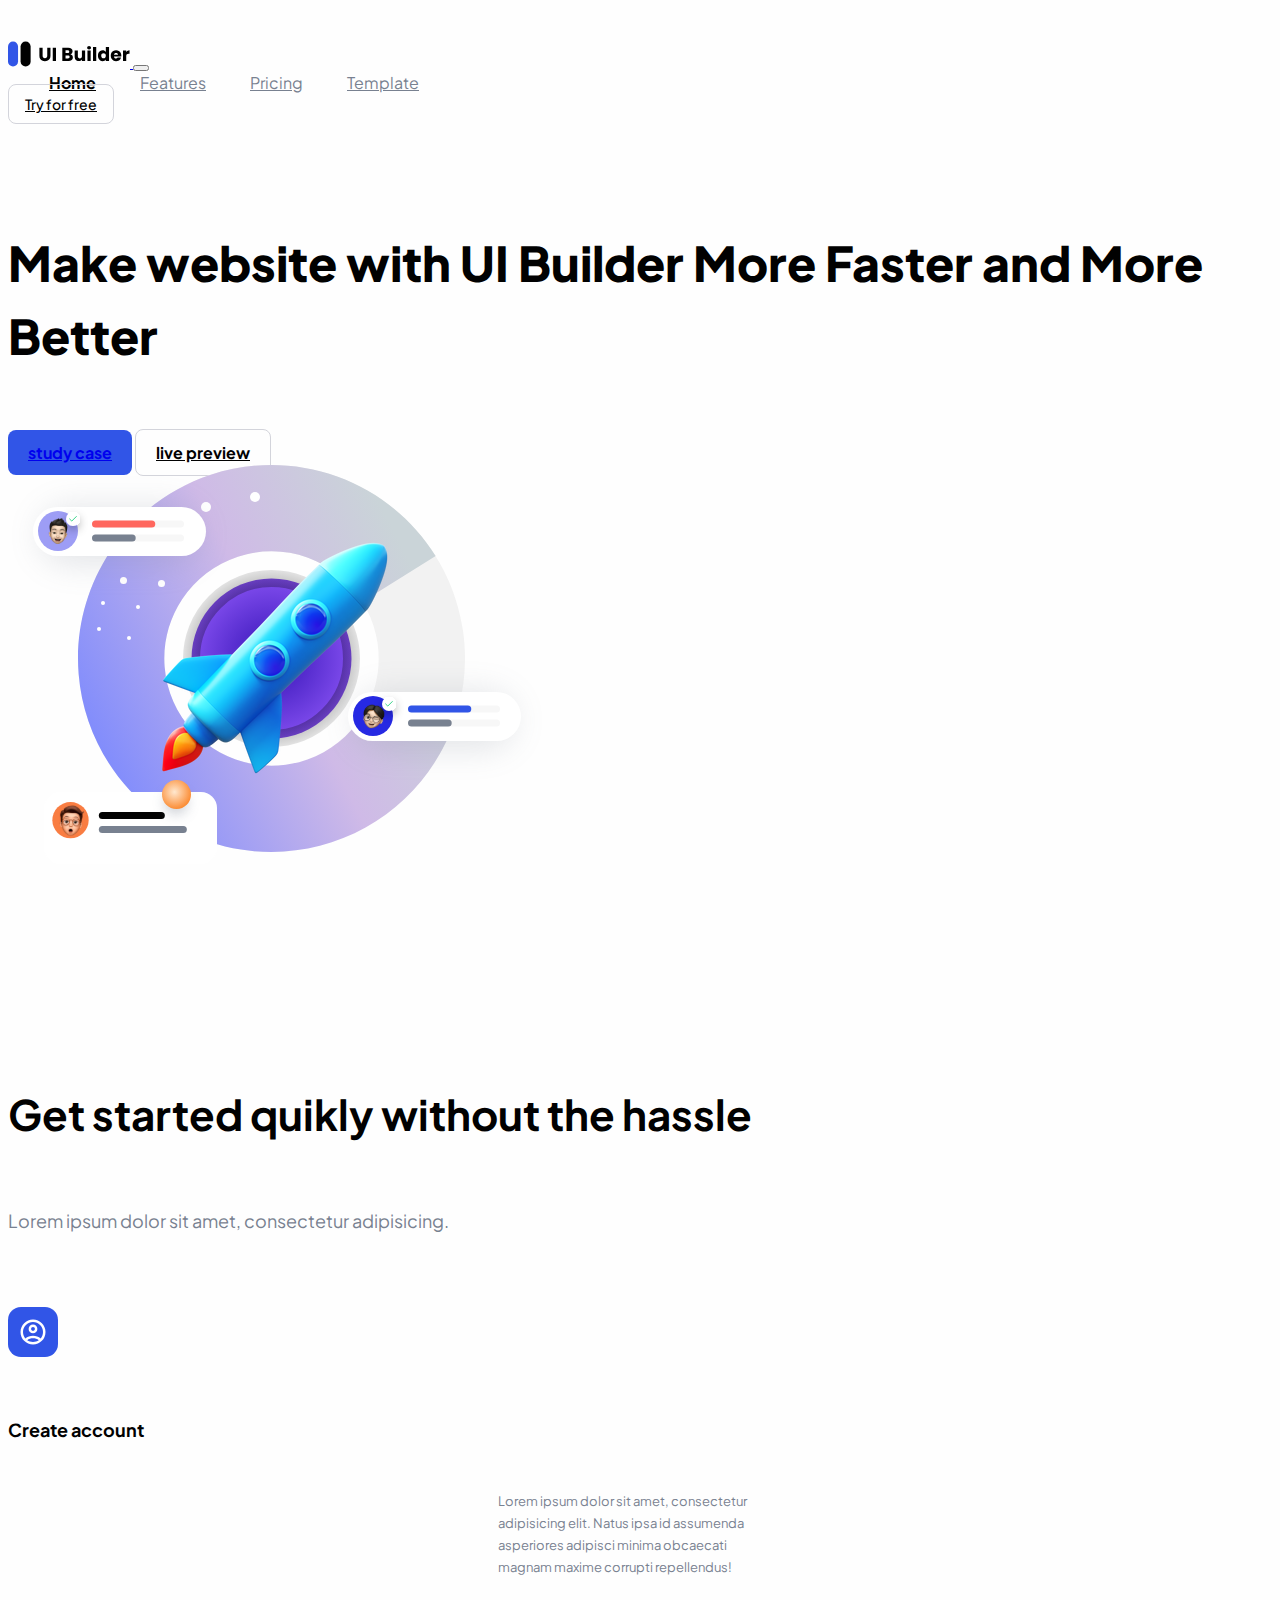
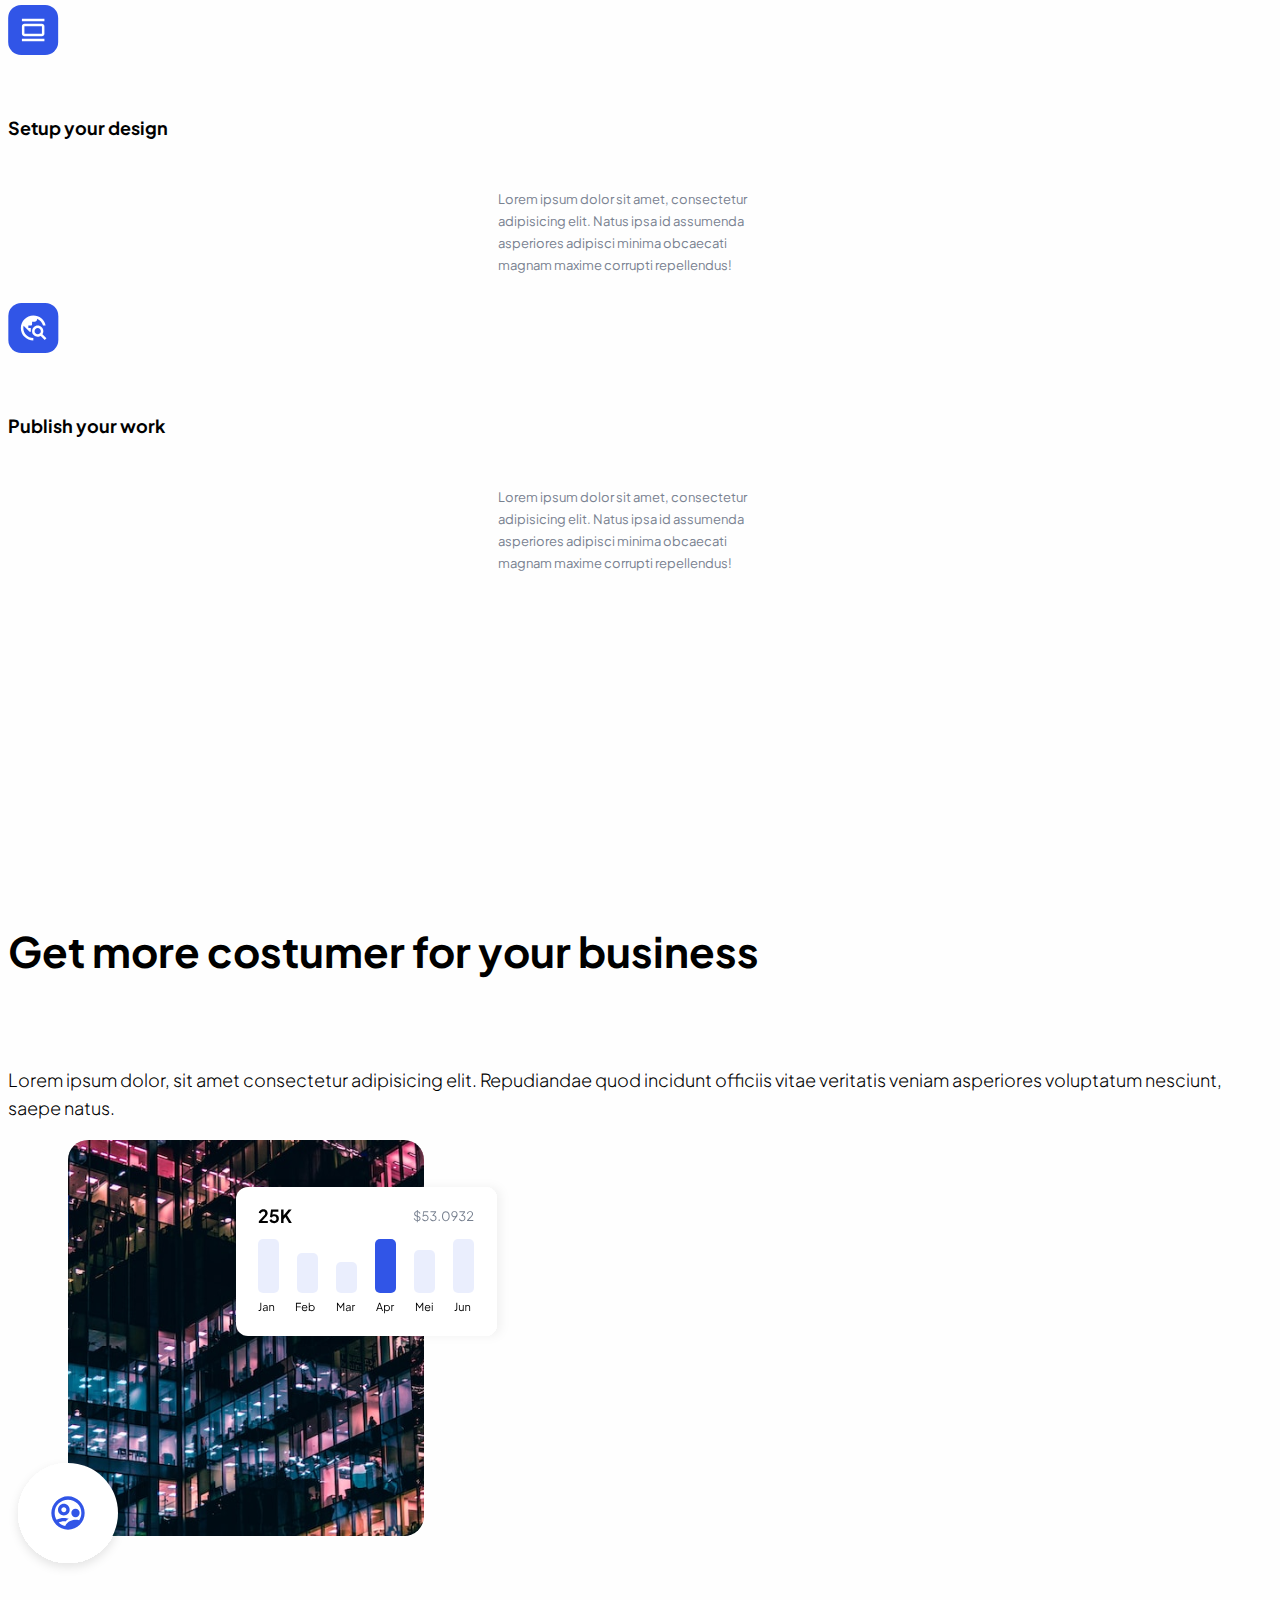
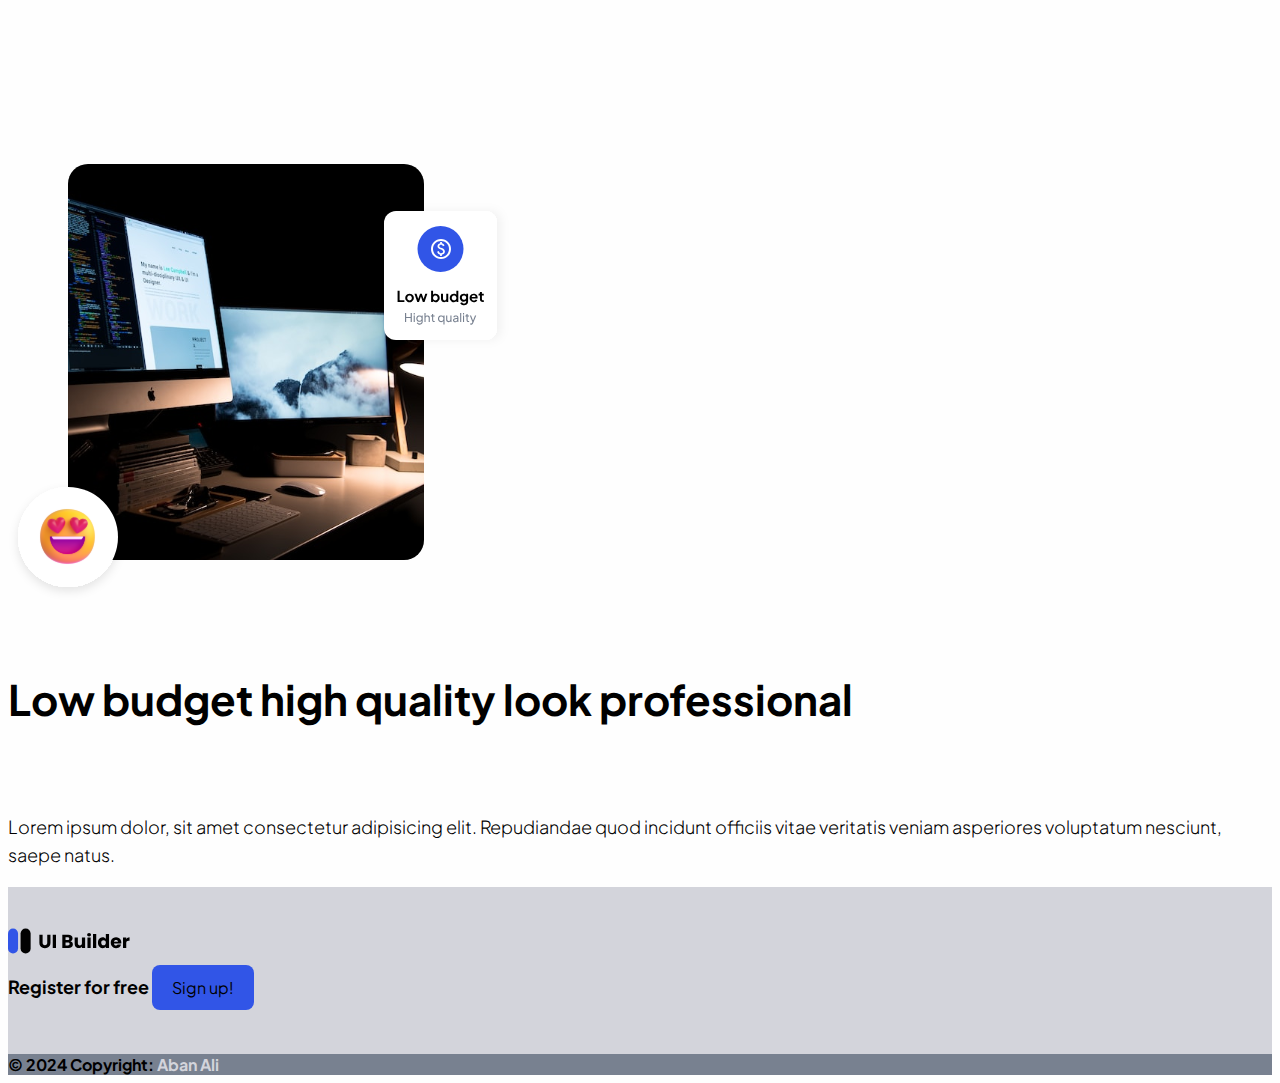
<file: Html-landingpage-template/index.html>
<!doctype html>
<html lang="en">

<head>
    <meta charset="utf-8">
    <meta name="viewport" content="width=device-width, initial-scale=1">
    <title>UI Builder</title>
    <link rel="shortcut icon" href="assets/img/brand/favicon.svg" type="image/x-icon">
    <!-- Bootstrap CSS -->
    <link href="https://cdn.jsdelivr.net/npm/bootstrap@5.2.3/dist/css/bootstrap.min.css" rel="stylesheet"
        integrity="sha384-rbsA2VBKQhggwzxH7pPCaAqO46MgnOM80zW1RWuH61DGLwZJEdK2Kadq2F9CUG65" crossorigin="anonymous">
    <!-- My CSS -->
    <link rel="stylesheet" href="assets/css/style.css">
</head>

<body>

    <!-- Navbar Section -->
    <nav class="navbar navbar-expand-lg">
        <div class="container">
            <a class="navbar-brand" href="#">
                <!-- Brand here -->
                <img src="assets/img/brand/logo.svg" alt="brand">
            </a>
            <button class="navbar-toggler" type="button" data-bs-toggle="collapse" data-bs-target="#navbarNavAltMarkup"
                aria-controls="navbarNavAltMarkup" aria-expanded="false" aria-label="Toggle navigation">
                <span class="navbar-toggler-icon"></span>
            </button>
            <div class="collapse navbar-collapse" id="navbarNavAltMarkup">
                <div class="navbar-nav ms-auto">
                    <a class="nav-link active" aria-current="page" href="#">Home</a>
                    <a class="nav-link" href="#">Features</a>
                    <a class="nav-link" href="#">Pricing</a>
                    <a class="nav-link me-5" href="#">Template</a>
                </div>
                <a href="#" class="btn btn-outline-secondary shadow-sm d-sm d-block">Try for free</a>
            </div>
        </div>
    </nav>
    <!-- Hero Section -->
    <section class="hero">
        <div class="container">
            <div class="row">
                <!--Text-->
                <div class="col-md-6">
                    <div class="text">
                        Make website with UI Builder More Faster and More Better
                    </div>
                    <div class="buttons">
                        <a href="#" class="btn btn-primary">study case</a>
                        <a href="#" class="btn btn-outline-secondary ms-3">live preview</a>
                    </div>
                </div>
                <!--Image-->
                <div class="col-md-6">
                    <img src="assets/img/hero-img.svg" alt="hero-image" class="w-100">
                </div>
            </div>
        </div>
    </section>
    <!-- Setup Section -->
    <section class="setup">
        <div class="container">
            <div class="text-header text-center">
                <h3>Get started quikly without the hassle</h3>
                <p>Lorem ipsum dolor sit amet, consectetur adipisicing.</p>
            </div>
            <div class="items text-center">
                <div class="row">
                    <div class="col-md-4">
                        <div class="icons">
                            <img src="assets/img/icons/icons-1.svg" alt="icons">
                        </div>
                        <div class="desc">
                            <h5>Create account</h5>
                            <p>Lorem ipsum dolor sit amet, consectetur adipisicing elit. Natus ipsa id assumenda
                                asperiores adipisci minima obcaecati magnam maxime corrupti repellendus!</p>
                        </div>
                    </div>
                    <div class="col-md-4">
                        <div class="icons">
                            <img src="assets/img/icons/icons-2.svg" alt="icons">
                        </div>
                        <div class="desc">
                            <h5>Setup your design</h5>
                            <p>Lorem ipsum dolor sit amet, consectetur adipisicing elit. Natus ipsa id assumenda
                                asperiores adipisci minima obcaecati magnam maxime corrupti repellendus!</p>
                        </div>
                    </div>
                    <div class="col-md-4">
                        <div class="icons">
                            <img src="assets/img/icons/icons-3.svg" alt="icons">
                        </div>
                        <div class="desc">
                            <h5>Publish your work</h5>
                            <p>Lorem ipsum dolor sit amet, consectetur adipisicing elit. Natus ipsa id assumenda
                                asperiores adipisci minima obcaecati magnam maxime corrupti repellendus!</p>
                        </div>
                    </div>
                </div>
            </div>
        </div>
    </section>
    <!-- Information Section -->
    <section class="information">
        <div class="container">
            <div class="row info-1">
                <!--Text-->
                <div class="col-md-6">
                    <div class="text-information">
                        <h5>Get more costumer for your business</h5>
                        <p>Lorem ipsum dolor, sit amet consectetur adipisicing elit. Repudiandae quod incidunt officiis
                            vitae veritatis veniam asperiores voluptatum nesciunt, saepe natus.</p>
                    </div>
                </div>
                <!--Image-->
                <div class="col-md-6">
                    <img src="assets/img/image-1.svg" alt="Image" class="w-100">
                </div>
            </div>
            <div class="row info-2">
                <!--Image-->
                <div class="col-md-6">
                    <img src="assets/img/image-2.svg" alt="Image" class="w-100">
                </div>
                <!--Text-->
                <div class="col-md-6">
                    <div class="text-information">
                        <h5>Low budget high quality look professional</h5>
                        <p>Lorem ipsum dolor, sit amet consectetur adipisicing elit. Repudiandae quod incidunt officiis
                            vitae veritatis veniam asperiores voluptatum nesciunt, saepe natus.</p>
                    </div>
                </div>
            </div>
        </div>
    </section>
    <!-- Footer Section -->
    <footer class="footer-top text-center text-white mt-5">
        <div class="container p-4 pb-0">
            <section>
                <img src="assets/img/brand/logo.svg" class="my-3" alt="">
                <p class="d-flex justify-content-center align-items-center">
                    <span class="me-3">Register for free</span>
                    <a class="btn btn-primary">
                        Sign up!
                    </a>
                </p>
            </section>
        </div>
    </footer>
    <footer class="footer-bottom">

        <!-- Copyright -->
        <div class="copy text-center p-3">
            © 2024 Copyright:
            <a href="#">Aban Ali</a>
        </div>
        <!-- Copyright -->
    </footer>


    <script src="https://cdn.jsdelivr.net/npm/bootstrap@5.2.3/dist/js/bootstrap.bundle.min.js"
        integrity="sha384-kenU1KFdBIe4zVF0s0G1M5b4hcpxyD9F7jL+jjXkk+Q2h455rYXK/7HAuoJl+0I4"
        crossorigin="anonymous"></script>
</body>

</html>
</file>
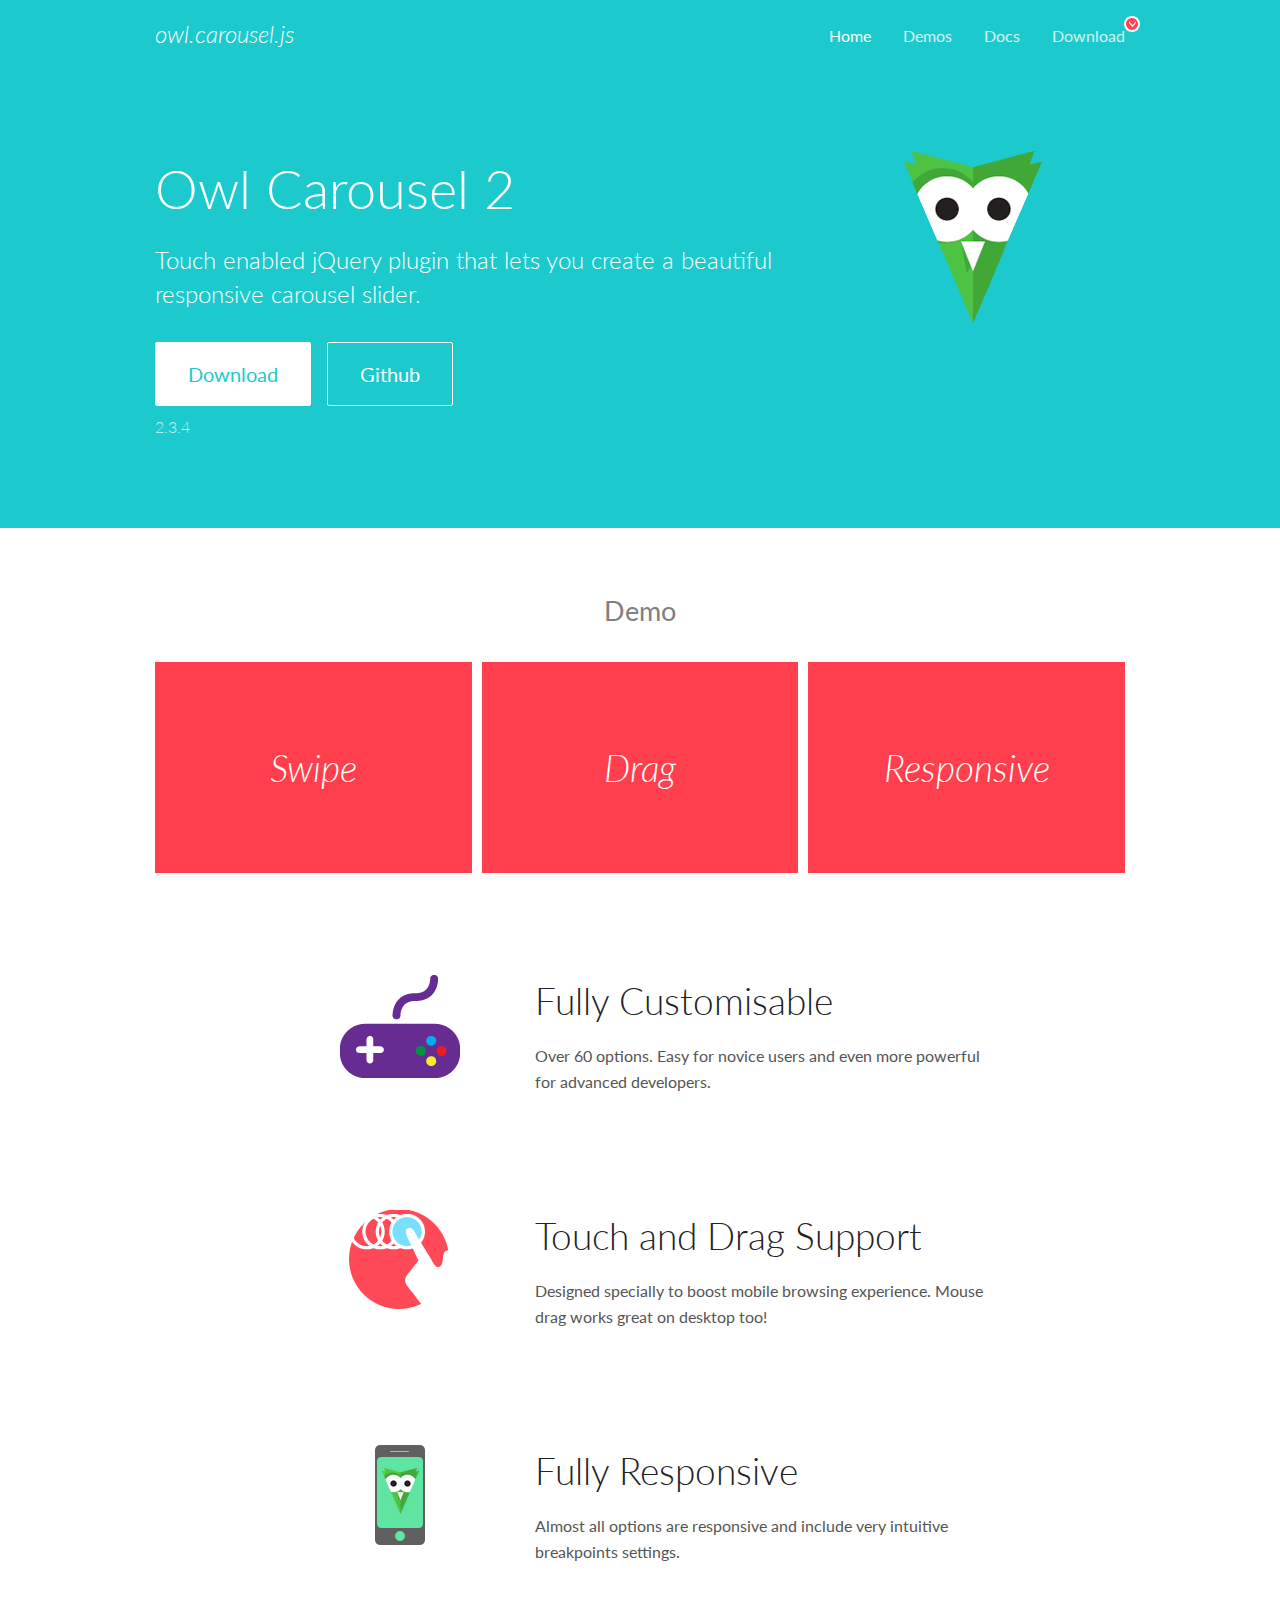
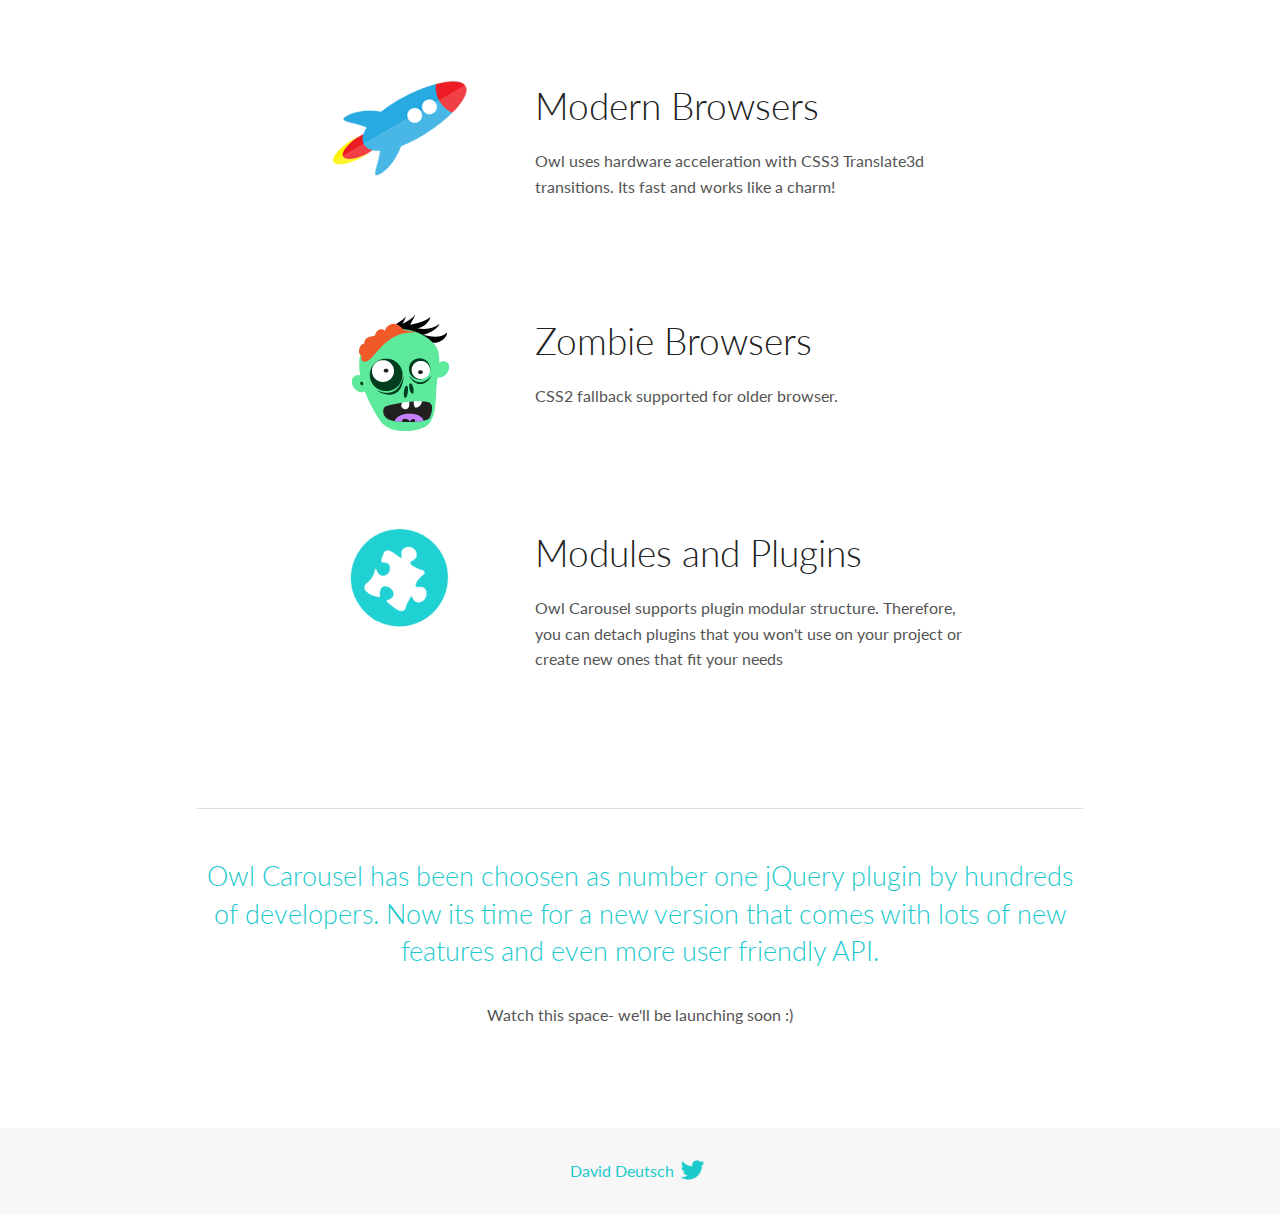
<file: Html-weddingplanner-template/assets/OwlCarousel2-2.3.4/docs/index.html>
<!DOCTYPE html>
<html lang="en">
  <head>

    <!-- head -->
    <meta charset="utf-8">
    <meta name="msapplication-tap-highlight" content="no" />
    <meta name="viewport" content="width=device-width, initial-scale=1.0" />
    <meta name="description" content="Touch enabled jQuery plugin that lets you create beautiful responsive carousel slider.">
    <meta name="author" content="David Deutsch">
    <title>
      Home | Owl Carousel | 2.3.4
    </title>

    <!-- Stylesheets -->
    <link href='https://fonts.googleapis.com/css?family=Lato:300,400,700,400italic,300italic' rel='stylesheet' type='text/css'>
    <link rel="stylesheet" href="assets/css/docs.theme.min.css">

    <!-- Owl Stylesheets -->
    <link rel="stylesheet" href="assets/owlcarousel/assets/owl.carousel.min.css">
    <link rel="stylesheet" href="assets/owlcarousel/assets/owl.theme.default.min.css">

    <!-- HTML5 shim and Respond.js IE8 support of HTML5 elements and media queries -->

    <!--[if lt IE 9]>
      <script src="https://oss.maxcdn.com/libs/html5shiv/3.7.0/html5shiv.js"></script>
      <script src="https://oss.maxcdn.com/libs/respond.js/1.3.0/respond.min.js"></script>
    <![endif]-->

    <!-- Favicons -->
    <link rel="apple-touch-icon-precomposed" sizes="144x144" href="assets/ico/apple-touch-icon-144-precomposed.png">
    <link rel="shortcut icon" href="assets/ico/favicon.png">
    <link rel="shortcut icon" href="favicon.ico">

    <!-- Yeah i know js should not be in header. Its required for demos.-->

    <!-- javascript -->
    <script src="assets/vendors/jquery.min.js"></script>
    <script src="assets/owlcarousel/owl.carousel.js"></script>
  </head>
  <body>

    <!-- header -->
    <header class="header">
      <div class="row">
        <div class="large-12 columns">
          <div class="brand left">
            <h3>
              <a href="/OwlCarousel2/">owl.carousel.js</a> 
            </h3>
          </div>
          <a id="toggle-nav" class="right">
            <span></span> <span></span> <span></span> 
          </a> 
          <div class="nav-bar">
            <ul class="clearfix">
              <li class="active">
                <a href="/OwlCarousel2/index.html">Home</a> 
              </li>
              <li> <a href="/OwlCarousel2/demos/demos.html">Demos</a>  </li>
              <li> <a href="/OwlCarousel2/docs/started-welcome.html">Docs</a>  </li>
              <li>
                <a href="https://github.com/OwlCarousel2/OwlCarousel2/archive/2.3.4.zip">Download</a> 
                <span class="download"></span> 
              </li>
            </ul>
          </div>
        </div>
      </div>
    </header>

    <!-- home panel -->
    <section id="hero">
      <div class="row">
        <div class="large-8 medium-8 columns">
          <h1>Owl Carousel 2</h1>
          <h4>Touch enabled jQuery plugin that lets you create a beautiful responsive carousel slider.</h4>
          <a href="https://github.com/OwlCarousel2/OwlCarousel2/archive/2.3.4.zip" class="hero-button">Download</a> 
          <a href="https://github.com/OwlCarousel2/OwlCarousel2" class="hero-button outline">Github</a> 
          <p>2.3.4</p>
        </div>
        <div class="large-4 medium-4 columns">
          <img class="owl-logo" src="assets/img/owl-logo.png" alt="mr. Owl">
        </div>
      </div>
    </section>

    <!-- body -->
    <div class="home-demo">
      <div class="row">
        <div class="large-12 columns">
          <h3>Demo</h3>
          <div class="owl-carousel">
            <div class="item">
              <h2>Swipe</h2>
            </div>
            <div class="item">
              <h2>Drag</h2>
            </div>
            <div class="item">
              <h2>Responsive</h2>
            </div>
            <div class="item">
              <h2>CSS3</h2>
            </div>
            <div class="item">
              <h2>Fast</h2>
            </div>
            <div class="item">
              <h2>Easy</h2>
            </div>
            <div class="item">
              <h2>Free</h2>
            </div>
            <div class="item">
              <h2>Upgradable</h2>
            </div>
            <div class="item">
              <h2>Tons of options</h2>
            </div>
            <div class="item">
              <h2>Infinity</h2>
            </div>
            <div class="item">
              <h2>Auto Width</h2>
            </div>
          </div>
        </div>
      </div>
    </div>
    <script>
      var owl = $('.owl-carousel');
      owl.owlCarousel({
        margin: 10,
        loop: true,
        responsive: {
          0: {
            items: 1
          },
          600: {
            items: 2
          },
          1000: {
            items: 3
          }
        }
      })
    </script>

    <!-- features -->
    <div id="features">
      <div class="row">
        <div class="small-12 medium-9 small-centered columns">
          <section class="row feature">
            <div class="medium-4 small-12 columns">
              <img src="assets/img/feature-options.png" alt="">
            </div>
            <div class="medium-8 small-12 columns">
              <h2>Fully Customisable</h2>
              <p>Over 60 options. Easy for novice users and even more powerful for advanced developers.</p>
            </div>
          </section>
          <section class="row feature">
            <div class="medium-4 small-12 columns">
              <img src="assets/img/feature-drag.png" alt="">
            </div>
            <div class="medium-8 small-12 columns">
              <h2>Touch and Drag Support</h2>
              <p>Designed specially to boost mobile browsing experience. Mouse drag works great on desktop too!</p>
            </div>
          </section>
          <section class="row feature">
            <div class="medium-4 small-12 columns">
              <img src="assets/img/feature-responsive.png" alt="">
            </div>
            <div class="medium-8 small-12 columns">
              <h2>Fully Responsive</h2>
              <p>Almost all options are responsive and include very intuitive breakpoints settings.</p>
            </div>
          </section>
          <section class="row feature">
            <div class="medium-4 small-12 columns">
              <img src="assets/img/feature-modern.png" alt="">
            </div>
            <div class="medium-8 small-12 columns">
              <h2>Modern Browsers</h2>
              <p>Owl uses hardware acceleration with CSS3 Translate3d transitions. Its fast and works like a charm! </p>
            </div>
          </section>
          <section class="row feature">
            <div class="medium-4 small-12 columns">
              <img src="assets/img/feature-zombie.png" alt="">
            </div>
            <div class="medium-8 small-12 columns">
              <h2>Zombie Browsers</h2>
              <p>CSS2 fallback supported for older browser.</p>
            </div>
          </section>
          <section class="row feature">
            <div class="medium-4 small-12 columns">
              <img src="assets/img/feature-module.png" alt="">
            </div>
            <div class="medium-8 small-12 columns">
              <h2>Modules and Plugins</h2>
              <p>Owl Carousel supports plugin modular structure. Therefore, you can detach plugins that you won&#x27;t use on your project or create new ones that fit your needs</p>
            </div>
          </section>
        </div>
      </div>
    </div>

    <!-- footer -->
    <section id="teaser-text">
      <div class="row">
        <div class="small-12 medium-11 small-centered columns">
          <hr>
          <h3 id="owl-carousel-has-been-choosen-as-number-one-jquery-plugin-by-hundreds-of-developers-now-its-time-for-a-new-version-that-comes-with-lots-of-new-features-and-even-more-user-friendly-api-">Owl Carousel has been choosen as number one jQuery plugin by hundreds of developers. Now its time for a new version that comes with lots of new features and even more user friendly API.</h3>
          <p>Watch this space- we&#39;ll be launching soon :)</p>
        </div>
      </div>
    </section>

    <!-- footer -->
    <footer class="footer">
      <div class="row">
        <div class="large-12 columns">
          <h5>
            <a href="/OwlCarousel2/docs/support-contact.html">David Deutsch</a> 
            <a id="custom-tweet-button" href="https://twitter.com/share?url=https://github.com/OwlCarousel2/OwlCarousel2&text=Owl Carousel - This is so awesome! " target="_blank"></a> 
          </h5>
        </div>
      </div>
    </footer>

    <!-- vendors -->
    <script src="assets/vendors/highlight.js"></script>
    <script src="assets/js/app.js"></script>
  </body>
</html>
</file>
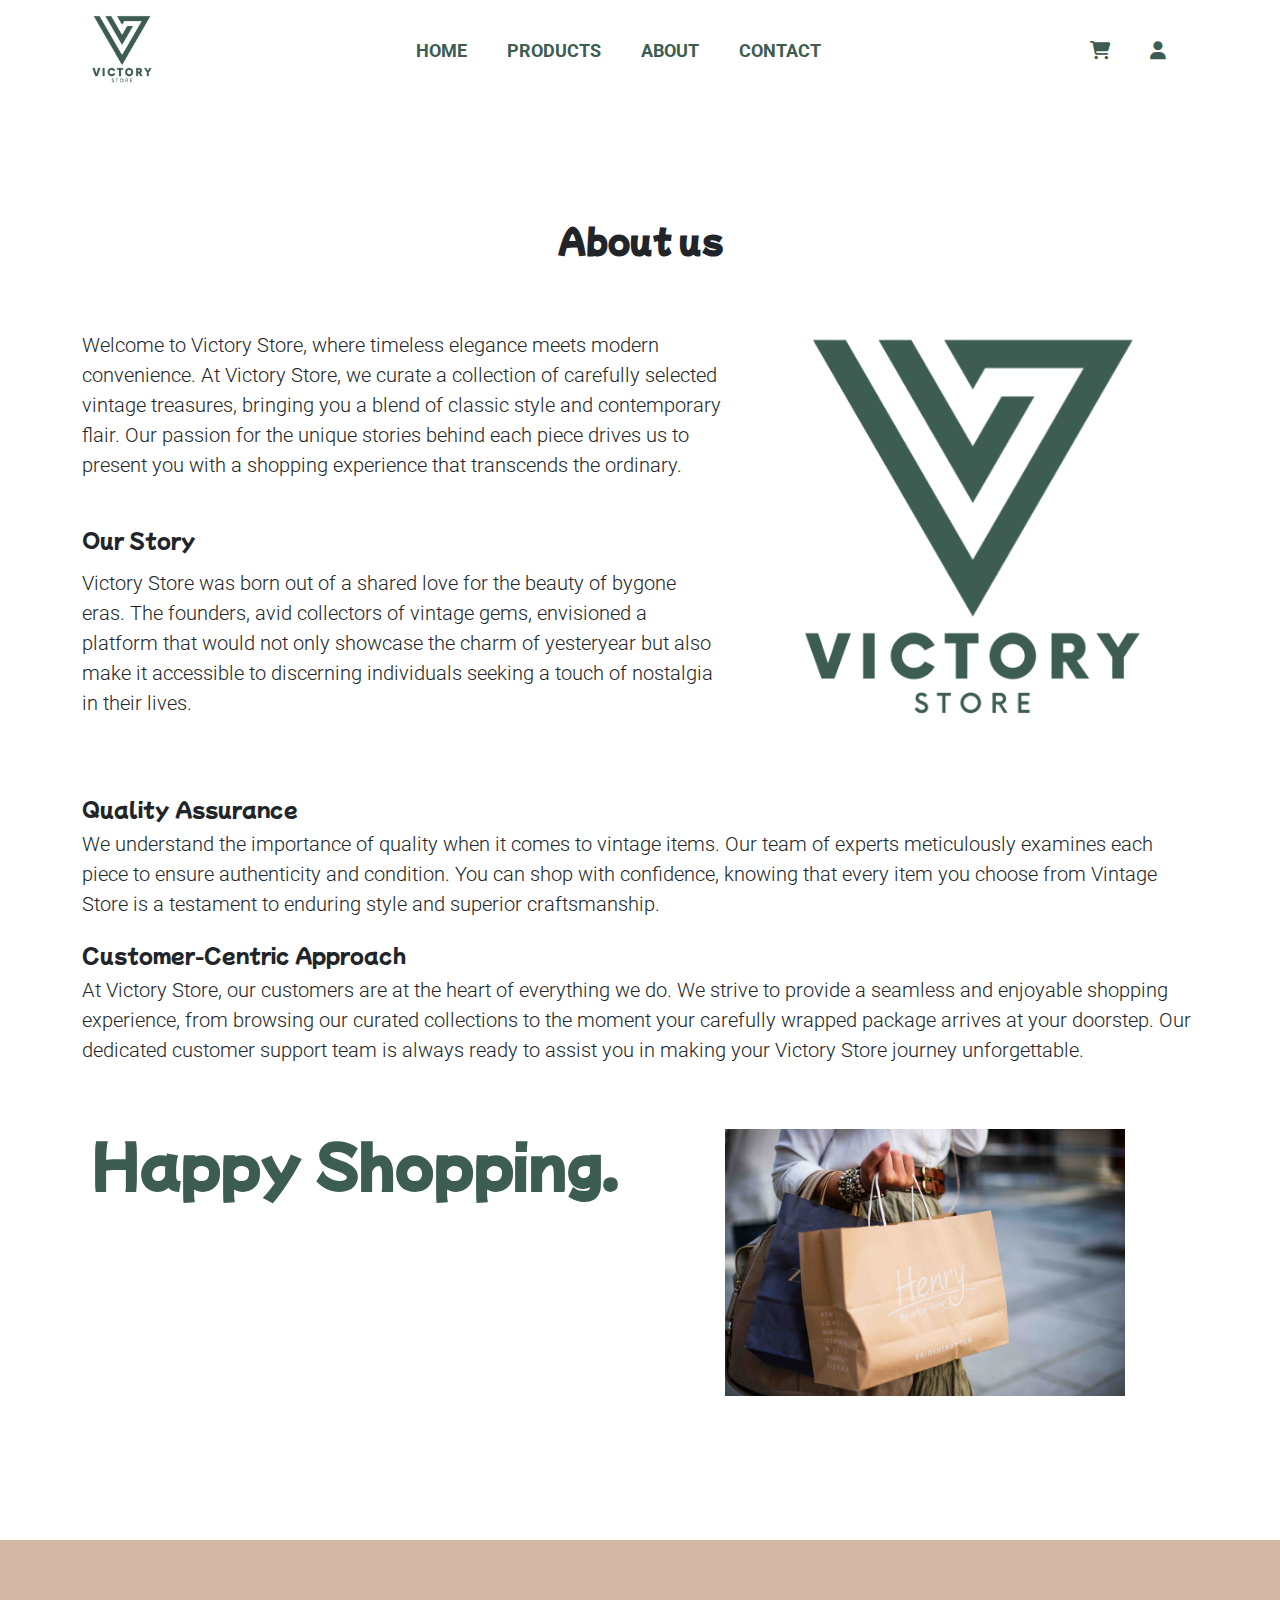
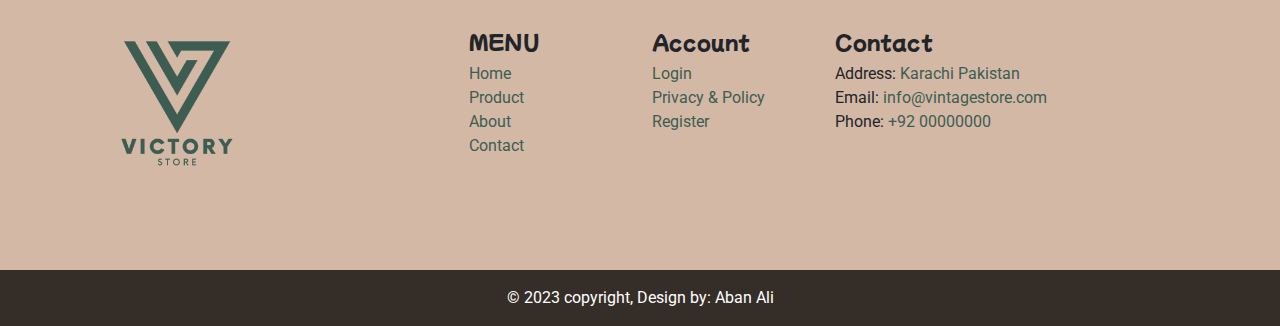
<file: Html-simplestore-template/about.html>
<!DOCTYPE html>
<html lang="en">
<head>
<meta charset="UTF-8">
<meta name="viewport" content="width=device-width, initial-scale=1.0">
<meta http-equiv="X-UA-Compatible" content="ie=edge">
<meta name="Description" content="Enter your description here"/>
<!-- BOOTSTRAP BUILTIN LINKS -->
<link rel="stylesheet" href="https://cdnjs.cloudflare.com/ajax/libs/twitter-bootstrap/5.1.0/css/bootstrap.min.css">
<link rel="stylesheet" href="https://cdnjs.cloudflare.com/ajax/libs/font-awesome/5.15.4/css/all.min.css">
<link rel="stylesheet" href="assets/css/style.css">
<!-- BOOTSTRAP BUILTIN LINKS -->
<link rel="stylesheet" href="assets/css/bootstrap.min.css">
<link rel="stylesheet" href="assets/css/style.css">
<link rel="stylesheet" href="https://cdnjs.cloudflare.com/ajax/libs/font-awesome/6.4.2/css/all.min.css">

<title>About | Victory Store</title>
</head>
<body>
  <a id="button"></a>
<!-- HEADER -->
<nav class="navbar navbar-expand-lg bg-white">
  <div class="container">
    <a class="navbar-brand" href="index.html"><img src="assets/images/logo vs.png" width="80px" alt=""></a>
    <button class="navbar-toggler" type="button" data-bs-toggle="collapse" data-bs-target="#navbarNav" aria-controls="navbarNav" aria-expanded="false" aria-label="Toggle navigation">
      <span class="" id="navbarNav"><i class="fa-solid fa-bars"></i></span>
    </button>
    <div class="collapse navbar-collapse" id="navbarNav">
      <ul class="navbar-nav text-uppercase mx-auto fw-bold">
        <li class="nav-item me-4">
          <a class="nav-link" aria-current="page" href="index.html">Home</a>
        </li>
        <li class="nav-item me-4">
          <a class="nav-link" href="products.html">Products</a>
        </li>
        <li class="nav-item me-4">
          <a class="nav-link" href="about.html">About</a>
        </li>
        <li class="nav-item me-4">
          <a class="nav-link" href="contact.html">Contact</a>
        </li>
      </ul>

      <ul class="navbar-nav text-uppercase  fw-bold">
          <li class="nav-item me-4">
              <a class="nav-link" href="cart.html"><i class="fa-solid fa-cart-shopping"></i></a>
          </li>
          <li class="nav-item me-4">
              <a class="nav-link" href="login.html"><i class="fa-solid fa-user"></i></a>
          </li>
      </ul>

    </div>
  </div>
</nav>
<!-- HEADER -->



<section>

<div class="container">
    <h2 class="text-center fw-bold mb-5">About us</h2>

  <div class="row">
    <div class="col-lg-7">
      <p class="lead mt-4">Welcome to Victory Store, where timeless elegance meets modern convenience. At Victory Store, we curate a collection of carefully selected vintage treasures, bringing you a blend of classic style and contemporary flair. Our passion for the unique stories behind each piece drives us to present you with a shopping experience that transcends the ordinary.</p>
      <h5 class="mt-5">Our Story</h5>
      <p class="lead mt-3">Victory Store was born out of a shared love for the beauty of bygone eras. The founders, avid collectors of vintage gems, envisioned a platform that would not only showcase the charm of yesteryear but also make it accessible to discerning individuals seeking a touch of nostalgia in their lives.</p>
    </div>
    <div class="col-lg-5">
      <img src="assets/images/logo vs.png" class="img-fluid" alt="">
    </div>
  </div>

  <div class="row my-4">
    <div class="col-lg-12">
      <h5 class="mt-3">Quality Assurance</h5>
      <p class="lead mt-2">We understand the importance of quality when it comes to vintage items. Our team of experts meticulously examines each piece to ensure authenticity and condition. You can shop with confidence, knowing that every item you choose from Vintage Store is a testament to enduring style and superior craftsmanship.</p>

      <h5 class="mt-4">Customer-Centric Approach</h5>
      <p class="lead mt-2">At Victory Store, our customers are at the heart of everything we do. We strive to provide a seamless and enjoyable shopping experience, from browsing our curated collections to the moment your carefully wrapped package arrives at your doorstep. Our dedicated customer support team is always ready to assist you in making your Victory Store journey unforgettable.</p>
    </div>

    <div class="col-lg-6">
      <h1 class="display-4 text-center fw-bold mt-5">Happy Shopping.</h1>
    </div>
    <div class="col-lg-6 text-center mt-5">
      <img src="assets/images/aboutphoto.jpg" width="400px" alt="">
    </div>

  </div>

</div>

</section>



<footer>
  <div class="footer-top">
    <div class="container">
      <div class="row gy-4">
        <div class="col-md-4">
            <img src="assets/images/logo vs.png" width="150px" class="logo">
        </div>
        <div class="col-md-2">
          <h5 class="">MENU</h5>
          <ul class="list-unstyled">
            <li><a href="index.html">Home</a></li>
            <li><a href="products.html">Product</a></li>
            <li><a href="about.html">About</a></li>
            <li><a href="contact.html">Contact</a></li>
          </ul>
        </div>
        <div class="col-md-2">
          <h5 class="">Account</h5>
          <ul class="list-unstyled">
            <li><a href="login.html">Login</a></li>
            <li><a href="about.html">Privacy & Policy</a></li>
            <li><a href="register.html">Register</a></li>
          </ul>
        </div>
        <div class="col-md-4">
          <h5 class="">Contact</h5>
          <ul class="list-unstyled">
            <li>Address:<a href="contact.html"> Karachi Pakistan</a></li>
            <li>Email:<a href="contact.html"> info@vintagestore.com</a></li>
            <li>Phone:<a href="contact.html"> +92 00000000</a></li>

          </ul>
        </div>
      </div>
    </div>
  </div>
  <div class="footer-bottom py-3">
    <div class="container">
      <div class="row text-center">
        <div class="col-lg-12 text-white">
          &copy; 2023 copyright, Design by: <a href="abaanaliportfolio.000webhostapp.com" class="text-white" style="text-decoration: none;">Aban Ali</a>
        </div>
      </div>
    </div>
  </div>
</footer>


<script src="assets/js/main.js"></script>
<script src="assets/js/bootstrap.bundle.min.js"></script>
<script src="https://cdnjs.cloudflare.com/ajax/libs/popper.js/2.9.2/umd/popper.min.js"></script>
<script src="https://cdnjs.cloudflare.com/ajax/libs/twitter-bootstrap/5.1.0/js/bootstrap.min.js"></script>
</body>
</html>
</file>
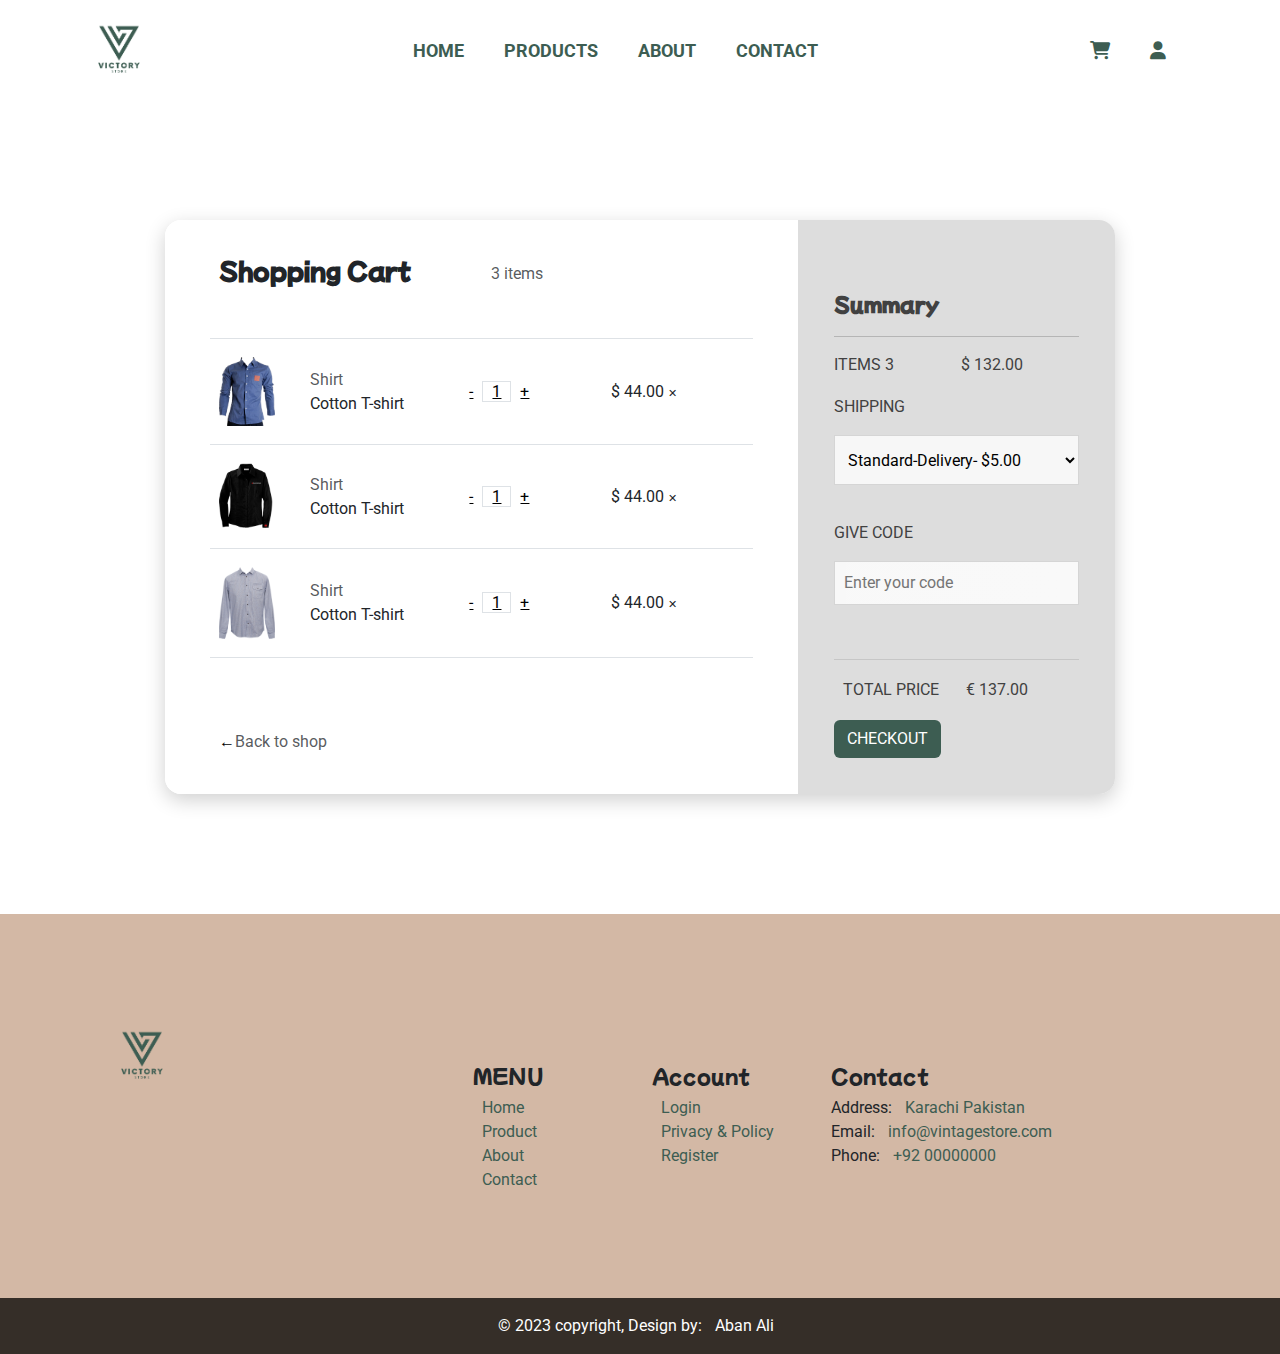
<file: Html-simplestore-template/cart.html>
<!DOCTYPE html>
<html lang="en">
<head>
<meta charset="UTF-8">
<meta name="viewport" content="width=device-width, initial-scale=1.0">
<meta http-equiv="X-UA-Compatible" content="ie=edge">
<meta name="Description" content="Enter your description here"/>
<!-- BOOTSTRAP BUILTIN LINKS -->
<link rel="stylesheet" href="https://cdnjs.cloudflare.com/ajax/libs/twitter-bootstrap/5.1.0/css/bootstrap.min.css">
<link rel="stylesheet" href="https://cdnjs.cloudflare.com/ajax/libs/font-awesome/5.15.4/css/all.min.css">
<link rel="stylesheet" href="assets/css/style.css">
<!-- BOOTSTRAP BUILTIN LINKS -->
<link rel="stylesheet" href="assets/css/bootstrap.min.css">
<link rel="stylesheet" href="assets/css/style.css">
<link rel="stylesheet" href="https://cdnjs.cloudflare.com/ajax/libs/font-awesome/6.4.2/css/all.min.css">

<style>

  .title{
    margin-bottom: 5vh;
}
.card{
    margin: auto;
    max-width: 950px;
    width: 90%;
    box-shadow: 0 6px 20px 0 rgba(0, 0, 0, 0.19);
    border-radius: 1rem;
    border: transparent;
}
@media(max-width:767px){
    .card{
        margin: 3vh auto;
    }
}
.cart{
    background-color: #fff;
    padding: 4vh 5vh;
    border-bottom-left-radius: 1rem;
    border-top-left-radius: 1rem;
}
@media(max-width:767px){
    .cart{
        padding: 4vh;
        border-bottom-left-radius: unset;
        border-top-right-radius: 1rem;
    }
}
.summary{
    background-color: #ddd;
    border-top-right-radius: 1rem;
    border-bottom-right-radius: 1rem;
    padding: 4vh;
    color: rgb(65, 65, 65);
}
@media(max-width:767px){
    .summary{
    border-top-right-radius: unset;
    border-bottom-left-radius: 1rem;
    }
}
.summary .col-2{
    padding: 0;
}
.summary .col-10
{
    padding: 0;
}.row{
    margin: 0;
}
.title b{
    font-size: 1.5rem;
}
.main{
    margin: 0;
    padding: 2vh 0;
    width: 100%;
}
.col-2, .col{
    padding: 0 1vh;
}
a{
    padding: 0 1vh;
}
.close{
    margin-left: auto;
    font-size: 0.7rem;
}
img{
    width: 3.5rem;
}
.back-to-shop{
    margin-top: 4.5rem;
}
h5{
    margin-top: 4vh;
}
hr{
    margin-top: 1.25rem;
}
form{
    padding: 2vh 0;
}
select{
    border: 1px solid rgba(0, 0, 0, 0.137);
    padding: 1.5vh 1vh;
    margin-bottom: 4vh;
    outline: none;
    width: 100%;
    background-color: rgb(247, 247, 247);
}
input{
    border: 1px solid rgba(0, 0, 0, 0.137);
    padding: 1vh;
    margin-bottom: 4vh;
    outline: none;
    width: 100%;
    background-color: rgb(247, 247, 247);
}
input:focus::-webkit-input-placeholder
{
      color:transparent;
}

a{
    color: black; 
}
a:hover{
    color: black;
    text-decoration: none;
}
 #code{
    background-image: linear-gradient(to left, rgba(255, 255, 255, 0.253) , rgba(255, 255, 255, 0.185)), url("https://img.icons8.com/small/16/000000/long-arrow-right.png");
    background-repeat: no-repeat;
    background-position-x: 95%;
    background-position-y: center;
}

</style>

<title>Products | Vintage Store</title>
</head>
<body>
    <a id="button"></a>
<!-- HEADER -->
<nav class="navbar navbar-expand-lg bg-white">
    <div class="container">
      <a class="navbar-brand" href="index.html"><img src="assets/images/logo vs.png" width="80px" alt=""></a>
      <button class="navbar-toggler" type="button" data-bs-toggle="collapse" data-bs-target="#navbarNav" aria-controls="navbarNav" aria-expanded="false" aria-label="Toggle navigation">
        <span class="" id="navbarNav"><i class="fa-solid fa-bars"></i></span>
      </button>
      <div class="collapse navbar-collapse" id="navbarNav">
        <ul class="navbar-nav text-uppercase mx-auto fw-bold">
          <li class="nav-item me-4">
            <a class="nav-link" aria-current="page" href="index.html">Home</a>
          </li>
          <li class="nav-item me-4">
            <a class="nav-link" href="products.html">Products</a>
          </li>
          <li class="nav-item me-4">
            <a class="nav-link" href="about.html">About</a>
          </li>
          <li class="nav-item me-4">
            <a class="nav-link" href="contact.html">Contact</a>
          </li>
        </ul>

        <ul class="navbar-nav text-uppercase  fw-bold">
            <li class="nav-item me-4">
                <a class="nav-link" href="cart.html"><i class="fa-solid fa-cart-shopping"></i></a>
            </li>
            <li class="nav-item me-4">
                <a class="nav-link" href="login.html"><i class="fa-solid fa-user"></i></a>
            </li>
        </ul>

      </div>
    </div>
  </nav>
<!-- HEADER -->


<section>

  <div class="card">
    <div class="row">
        <div class="col-md-8 cart">
            <div class="title">
                <div class="row">
                    <div class="col"><h4><b>Shopping Cart</b></h4></div>
                    <div class="col align-self-center text-right text-muted">3 items</div>
                </div>
            </div>    
            <div class="row border-top border-bottom">
                <div class="row main align-items-center">
                    <div class="col-2"><img class="img-fluid" src="assets/images/products/p8.png"></div>
                    <div class="col">
                        <div class="row text-muted">Shirt</div>
                        <div class="row">Cotton T-shirt</div>
                    </div>
                    <div class="col">
                        <a href="#">-</a><a href="#" class="border">1</a><a href="#">+</a>
                    </div>
                    <div class="col">&dollar; 44.00 <span class="close">&#10005;</span></div>
                </div>
            </div>
            <div class="row">
                <div class="row main align-items-center">
                    <div class="col-2"><img class="img-fluid" src="assets/images/products/p2.png"></div>
                    <div class="col">
                        <div class="row text-muted">Shirt</div>
                        <div class="row">Cotton T-shirt</div>
                    </div>
                    <div class="col">
                        <a href="#">-</a><a href="#" class="border">1</a><a href="#">+</a>
                    </div>
                    <div class="col">&dollar; 44.00 <span class="close">&#10005;</span></div>
                </div>
            </div>
            <div class="row border-top border-bottom">
                <div class="row main align-items-center">
                    <div class="col-2"><img class="img-fluid" src="assets/images/products/p1.png"></div>
                    <div class="col">
                        <div class="row text-muted">Shirt</div>
                        <div class="row">Cotton T-shirt</div>
                    </div>
                    <div class="col">
                        <a href="#">-</a><a href="#" class="border">1</a><a href="#">+</a>
                    </div>
                    <div class="col">&dollar; 44.00 <span class="close">&#10005;</span></div>
                </div>
            </div>
            <div class="back-to-shop"><a href="products.html" style="text-decoration: none;">&leftarrow;<span class="text-muted">Back to shop</span></a></div>
        </div>
        <div class="col-md-4 summary">
            <div><h5><b>Summary</b></h5></div>
            <hr>
            <div class="row">
                <div class="col" style="padding-left:0;">ITEMS 3</div>
                <div class="col text-right">&dollar; 132.00</div>
            </div>
            <form>
                <p>SHIPPING</p>
                <select><option class="text-muted">Standard-Delivery- &dollar;5.00</option></select>
                <p>GIVE CODE</p>
                <input id="code" placeholder="Enter your code">
            </form>
            <div class="row" style="border-top: 1px solid rgba(0,0,0,.1); padding: 2vh 0;">
                <div class="col">TOTAL PRICE</div>
                <div class="col text-right">&euro; 137.00</div>
            </div>
            <button class="btn btn-custom">CHECKOUT</button>
        </div>
    </div>
    
  </div>

</section>



<footer>
    <div class="footer-top">
      <div class="container">
        <div class="row gy-4">
          <div class="col-md-4">
              <img src="assets/images/logo vs.png" width="150px" class="logo">
          </div>
          <div class="col-md-2">
            <h5 class="">MENU</h5>
            <ul class="list-unstyled">
              <li><a href="index.html">Home</a></li>
              <li><a href="products.html">Product</a></li>
              <li><a href="about.html">About</a></li>
              <li><a href="contact.html">Contact</a></li>
            </ul>
          </div>
          <div class="col-md-2">
            <h5 class="">Account</h5>
            <ul class="list-unstyled">
              <li><a href="login.html">Login</a></li>
              <li><a href="about.html">Privacy & Policy</a></li>
              <li><a href="register.html">Register</a></li>
            </ul>
          </div>
          <div class="col-md-4">
            <h5 class="">Contact</h5>
            <ul class="list-unstyled">
              <li>Address:<a href="contact.html"> Karachi Pakistan</a></li>
              <li>Email:<a href="contact.html"> info@vintagestore.com</a></li>
              <li>Phone:<a href="contact.html"> +92 00000000</a></li>

            </ul>
          </div>
        </div>
      </div>
    </div>
    <div class="footer-bottom py-3">
      <div class="container">
        <div class="row text-center">
          <div class="col-lg-12 text-white">
            &copy; 2023 copyright, Design by: <a href="abaanaliportfolio.000webhostapp.com" class="text-white" style="text-decoration: none;">Aban Ali</a>
          </div>
        </div>
      </div>
    </div>
</footer>


<script src="assets/js/main.js"></script>
<script src="assets/js/bootstrap.bundle.min.js"></script>
<script src="https://cdnjs.cloudflare.com/ajax/libs/popper.js/2.9.2/umd/popper.min.js"></script>
<script src="https://cdnjs.cloudflare.com/ajax/libs/twitter-bootstrap/5.1.0/js/bootstrap.min.js"></script>
</body>
</html>
</file>
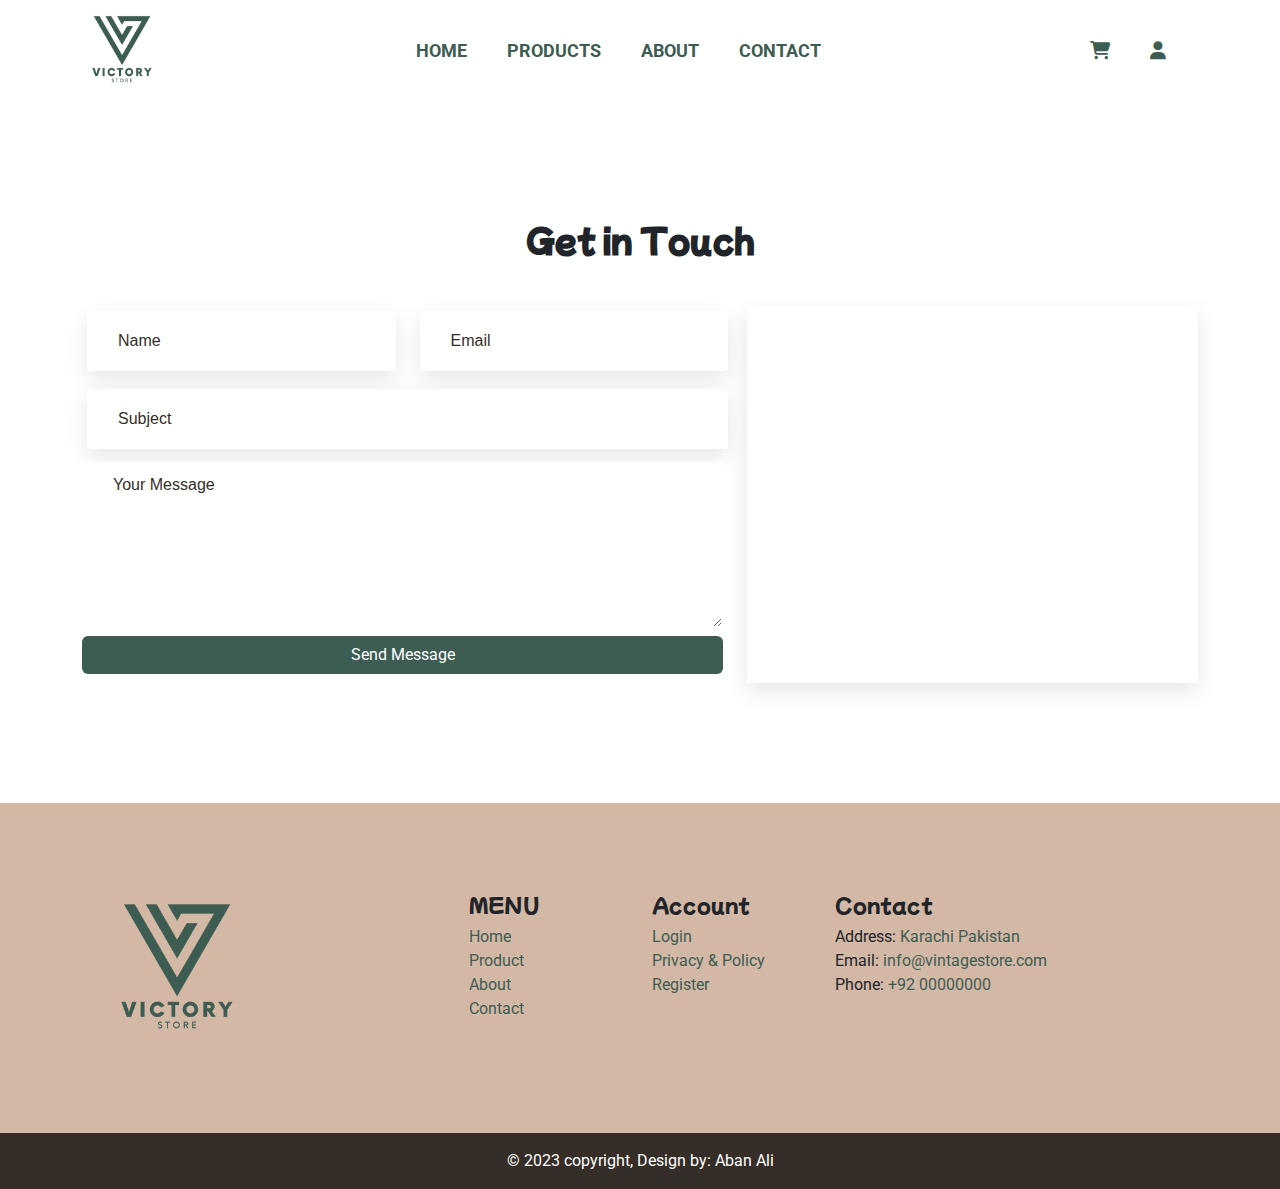
<file: Html-simplestore-template/contact.html>
<!DOCTYPE html>
<html lang="en">
<head>
<meta charset="UTF-8">
<meta name="viewport" content="width=device-width, initial-scale=1.0">
<meta http-equiv="X-UA-Compatible" content="ie=edge">
<meta name="Description" content="Enter your description here"/>
<!-- BOOTSTRAP BUILTIN LINKS -->
<link rel="stylesheet" href="https://cdnjs.cloudflare.com/ajax/libs/twitter-bootstrap/5.1.0/css/bootstrap.min.css">
<link rel="stylesheet" href="https://cdnjs.cloudflare.com/ajax/libs/font-awesome/5.15.4/css/all.min.css">
<link rel="stylesheet" href="assets/css/style.css">
<!-- BOOTSTRAP BUILTIN LINKS -->
<link rel="stylesheet" href="assets/css/bootstrap.min.css">
<link rel="stylesheet" href="assets/css/style.css">
<link rel="stylesheet" href="https://cdnjs.cloudflare.com/ajax/libs/font-awesome/6.4.2/css/all.min.css">

<style>

  .contact-area {
    background-attachment: fixed;
    background-size: cover;
    background-position: center;
}

@media only screen and (max-width:768px) {
    .contact {
        margin-bottom: 60px;
    }
}

.contact input {
    background: #fff;
    border: 1px solid #fff;
    border-radius: 3px;
    box-shadow: var(--box-shadow);
    color: #232434;
    font-size: 16px;
    height: 60px;
    margin: 5px;
    padding: 10px;
    width: 100%;
    font-family: 'poppins', sans-serif;
    padding-left: 30px;
    -webkit-transition: all 0.3s ease 0s;
    -o-transition: all 0.3s ease 0s;
    transition: all 0.3s ease 0s;
}

.contact textarea {
    background: #fff;
    border: 1px solid #fff;
    border-radius: 3px;
    -webkit-box-shadow: none;
    box-shadow: none;
    color: #232434;
    font-size: 16px;
    padding: 10px;
    width: 100%;
    font-family: 'poppins', sans-serif;
    padding-left: 30px;
    -webkit-transition: all 0.3s ease 0s;
    -o-transition: all 0.3s ease 0s;
    transition: all 0.3s ease 0s;
}

.contact input:focus {
    background: #fff;
    border: 1px solid #fff;
    color: var(--dark);
    -webkit-box-shadow: none;
    box-shadow: none;
    outline: 0 none;
}

.contact textarea:focus {
    background: #fff;
    border: 1px solid #fff;
    color: var(--dark);
    -webkit-box-shadow: none;
    box-shadow: none;
    outline: 0 none;
}

.form-control::placeholder {
    color: var(--dark);
    opacity: 1;
}


</style>

<title>Contact us | Vintage Store</title>
</head>
<body>
  <a id="button"></a>
<!-- HEADER -->
<nav class="navbar navbar-expand-lg bg-white">
    <div class="container">
      <a class="navbar-brand" href="index.html"><img src="assets/images/logo vs.png" width="80px" alt=""></a>
      <button class="navbar-toggler" type="button" data-bs-toggle="collapse" data-bs-target="#navbarNav" aria-controls="navbarNav" aria-expanded="false" aria-label="Toggle navigation">
        <span class="" id="navbarNav"><i class="fa-solid fa-bars"></i></span>
      </button>
      <div class="collapse navbar-collapse" id="navbarNav">
        <ul class="navbar-nav text-uppercase mx-auto fw-bold">
          <li class="nav-item me-4">
            <a class="nav-link active" aria-current="page" href="index.html">Home</a>
          </li>
          <li class="nav-item me-4">
            <a class="nav-link" href="products.html">Products</a>
          </li>
          <li class="nav-item me-4">
            <a class="nav-link" href="about.html">About</a>
          </li>
          <li class="nav-item me-4">
            <a class="nav-link" href="contact.html">Contact</a>
          </li>
        </ul>

        <ul class="navbar-nav text-uppercase  fw-bold">
            <li class="nav-item me-4">
                <a class="nav-link" href="cart.html"><i class="fa-solid fa-cart-shopping"></i></a>
            </li>
            <li class="nav-item me-4">
                <a class="nav-link" href="#"><i class="fa-solid fa-user"></i></a>
            </li>
        </ul>

      </div>
    </div>
  </nav>
<!-- HEADER -->


<section>

  <div id="contact" class="contact-area section-padding">
    <div class="container">										
      <div class="section-title text-center">
        <h2 class="text-center fw-bold mb-5">Get in Touch</h2>
      </div>					
      <div class="row">
        <div class="col-lg-7">	
          <div class="contact">
            <form class="form" name="enq" method="post" action="contact.php" onsubmit="return validation();">
              <div class="row">
                <div class="form-group col-md-6 mb-2">
                  <input type="text" name="name" class="form-control" placeholder="Name" required="required">
                </div>
                <div class="form-group col-md-6 mb-2">
                  <input type="email" name="email" class="form-control" placeholder="Email" required="required">
                </div>
                <div class="form-group col-md-12 mb-2">
                  <input type="text" name="subject" class="form-control" placeholder="Subject" required="required">
                </div>
                <div class="form-group col-md-12 mb-2">
                  <textarea rows="6" name="message" class="form-control" placeholder="Your Message" required="required"></textarea>
                </div>
                <div class="col-md-12 text-center">
                  <button type="submit" value="Send message" name="submit" id="submitButton" class="btn btn-custom w-100" title="Submit Your Message!">Send Message</button>
                </div>
              </div>
            </form>
          </div>
        </div>

        <div class="col-lg-5">
          <div style="width: 100%; box-shadow: var(--box-shadow);"><iframe width="100%" height="370" frameborder="0" scrolling="no" marginheight="0" marginwidth="0" src="https://maps.google.com/maps?width=100%25&amp;height=600&amp;hl=en&amp;q=1%20Grafton%20Street,%20Dublin,%20Ireland+(My%20Business%20Name)&amp;t=&amp;z=14&amp;ie=UTF8&amp;iwloc=B&amp;output=embed"><a href="https://www.maps.ie/population/">Find Population on Map</a></iframe></div>
        </div>

      </div><!--- END ROW -->

    </div><!--- END CONTAINER -->	
  </div>

</section>




<footer>
  <div class="footer-top">
    <div class="container">
      <div class="row gy-4">
        <div class="col-md-4">
            <img src="assets/images/logo vs.png" width="150px" class="logo">
        </div>
        <div class="col-md-2">
          <h5 class="">MENU</h5>
          <ul class="list-unstyled">
            <li><a href="index.html">Home</a></li>
            <li><a href="products.html">Product</a></li>
            <li><a href="about.html">About</a></li>
            <li><a href="contact.html">Contact</a></li>
          </ul>
        </div>
        <div class="col-md-2">
          <h5 class="">Account</h5>
          <ul class="list-unstyled">
            <li><a href="login.html">Login</a></li>
            <li><a href="about.html">Privacy & Policy</a></li>
            <li><a href="register.html">Register</a></li>
          </ul>
        </div>
        <div class="col-md-4">
          <h5 class="">Contact</h5>
          <ul class="list-unstyled">
            <li>Address:<a href="contact.html"> Karachi Pakistan</a></li>
            <li>Email:<a href="contact.html"> info@vintagestore.com</a></li>
            <li>Phone:<a href="contact.html"> +92 00000000</a></li>

          </ul>
        </div>
      </div>
    </div>
  </div>
  <div class="footer-bottom py-3">
    <div class="container">
      <div class="row text-center">
        <div class="col-lg-12 text-white">
          &copy; 2023 copyright, Design by: <a href="abaanaliportfolio.000webhostapp.com" class="text-white" style="text-decoration: none;">Aban Ali</a>
        </div>
      </div>
    </div>
  </div>
</footer>


<script src="assets/js/main.js"></script>
<script src="assets/js/bootstrap.bundle.min.js"></script>
<script src="https://cdnjs.cloudflare.com/ajax/libs/popper.js/2.9.2/umd/popper.min.js"></script>
<script src="https://cdnjs.cloudflare.com/ajax/libs/twitter-bootstrap/5.1.0/js/bootstrap.min.js"></script>
</body>
</html>
</file>
<file: Html-landingpage-template/assets/css/style.css>
/* ------ Fonts ----- */
@import url('https://fonts.googleapis.com/css2?family=Plus+Jakarta+Sans:ital,wght@0,200;0,300;0,400;0,600;0,700;0,800;1,400&display=swap');

/* ------ Color ----- */
:root{
    --primary: #3155e7;
    --primary-dark: #2045d6;
    --black: #010101;
    --gray-1: #788190;
    --gray-2: #d3d4db;
    --white: #ffffff;
    --body: #fefefe; 
}

body{
    font-family: 'plus jakarta sans', sans-serif;
    background-color: var(--body);
}

/* ---------------------------------------------------------------------------------- */
/* ---------------------------------------------------------------------------------- */

/* ------ Button ----- */
.btn{
    border-radius: 8px;
}

.btn-primary,
.btn-outline-secondary{
    padding: 12px 20px;
}

.btn-primary{
    background-color: var(--primary);
}
.btn-primary:hover{
    background-color: var(--primary-dark);
}

.btn-outline-secondary{
    border: 1px solid var(--gray-2);
    color: var(--black);
}
.btn-outline-secondary:hover{
    border: 1px solid var(--gray-2);
    background-color: var(--gray-2);
    color: var(--black);
}

/* ----------- Navbar ---------- */

.navbar .btn-outline-secondary{
    border: 1px solid var(--gray-2);
    color: var(--black);
    font-size: 14px;
    font-weight: 500;
    line-height: 20px;
    padding: 10px 16px;
}

.navbar{
    padding: 32px 0;
}

.nav-link{
    margin-left: 41px;
    font-size: 16px;
    color: var(--gray-1);
}

.navbar-nav .nav-link.active{
    font-weight: bold;
    color: var(--black);
}

/* ----------- Hero ---------- */
section.hero{
    padding: 80px 0;
}

section.hero .text{
    font-weight: 800;
    font-size: 48px;
    line-height: 73px;
    color: var(--black);
}

.buttons{
    padding-top: 69px;
}

.buttons .btn{
    font-size: 16px;
    font-weight: bold;
    line-height: 24px;
}

/* ----------- Setup Section ---------- */
section.setup{
    padding: 100px 0;
}

section.setup .text-header h3{
    font-size: 42px;
    font-weight: 700;
    line-height: 48px;
    color: var(--black);
}
section.setup .text-header p{
    font-size: 18px;
    font-weight: 400;
    line-height: 28px;
    color: var(--gray-1);
    padding: 27px 0;
}

section.setup .icons{
    padding: 27px 0;
}

section.setup h5{
    font-weight: 700;
    font-size: 18px;
    line-height: 24px;
    color: var(--black);
    padding-bottom: 18px;
}

section.setup .desc p{
    font-weight: 400;
    font-size: 13px;
    line-height: 22px;
    color: var(--gray-1);
    max-width: 284px;
    margin: 0 auto;
}


/* ----------- Information Section ---------- */
section.information .text-header{
    padding: 134px 0;
}

section.information h5{
    font-size: 42px;
    font-weight: 700;
    line-height: 48px;
    columns: var(--black);
}

section.information p{
    font-size: 18px;
    font-weight: 300;
    line-height: 28px;
    columns: var(--gray-1);
    padding-top: 20px;
}

section.information .info-1{
    padding: 183px 0;
}


/* ----------- Footer Section ---------- */

.footer-top{
    background-color: var(--gray-2);
    padding: 40px 0;
}
.footer-top span{
    color: var(--black);
    font-size: 18px;
    font-weight: bold;
}


.footer-bottom{
    background-color: var(--gray-1);
    font-size: 16px;
    font-weight: bolder;
}
.footer-bottom a{
    color: var(--gray-2);
    text-decoration: none;
}
</file>
<file: Html-simplestore-template/assets/css/style.css>
@import url('https://fonts.googleapis.com/css2?family=Roboto:wght@500&display=swap');
@import url('https://fonts.googleapis.com/css2?family=Mochiy+Pop+P+One&display=swap');

:root{
    --primary: #3d5d52;
    --dark: #352e28;
    --body: #d3b8a5;
    --box-shadow: 0 8px 22px rgba(0,0,0,0.1);
}


body{
    font-family: 'Roboto', sans-serif;
    user-select: none;
}

h1,h2,h3,h4,h5,h6{
    font-family: 'Mochiy Pop P One', sans-serif;
}

h1{
    color: var(--primary);
}

a{
    color: var(--primary);
}

section{
    padding-top: 120px;
    padding-bottom: 120px;
}

nav{
    height: 100px;
    font-size: large;
}

.navbar-nav .nav-item .nav-link{
    color: var(--primary);
}
.navbar-nav .nav-item .nav-link:hover{
    color: var(--dark);
}

.btn-custom{
    background-color: var(--primary);
    color: #fff;
}
.btn-custom:hover{
    border: 1px solid var(--primary);
    color: var(--primary);
}

.btn-custom-1{
    border: 1px solid var(--primary);
    color: var(--dark);
}
.btn-custom-1:hover{
    background-color: var(--dark);
    color: #fff;
}

/* CARDS DESIGN */

.why-shop{
    background-color: var(--primary);
    color: #fff;
    padding: 40px;
    text-align: center;
}

.product{
    border: none;
    box-shadow: var(--box-shadow);
}
.product img{
    width: 180px;
}


.footer-top{
    padding-bottom: 90px;
    padding: 90px;
    background-color: var(--body);
  }
  
  .footer-top a{
    color: var(--primary);
    text-decoration: none;
  }
  
  .footer-top a:hover{
    color: var(--dark);
  }
  
  .footer-bottom{
    background-color: var(--dark);
  }


/* TOP BUTTON */

#button {
    display: inline-block;
    background-color: var(--primary);
    text-decoration: none;
    width: 50px;
    height: 50px;
    text-align: center;
    border-radius: 100px;
    position: fixed;
    bottom: 30px;
    right: 30px;
    transition: background-color .3s, 
      opacity .5s, visibility .5s;
    opacity: 0;
    visibility: hidden;
    z-index: 1000;
  }
  #button::after {
    content: "\f077";
    font-family: FontAwesome;
    font-weight: normal;
    font-style: normal;
    font-size: 2em;
    line-height: 50px;
    color: #fff;
  }
  #button:hover {
    cursor: pointer;
    background-color: var(--dark);
  }
  #button:active {
    background-color: var(--body);
  }
  #button.show {
    opacity: 1;
    visibility: visible;
  }
</file>
